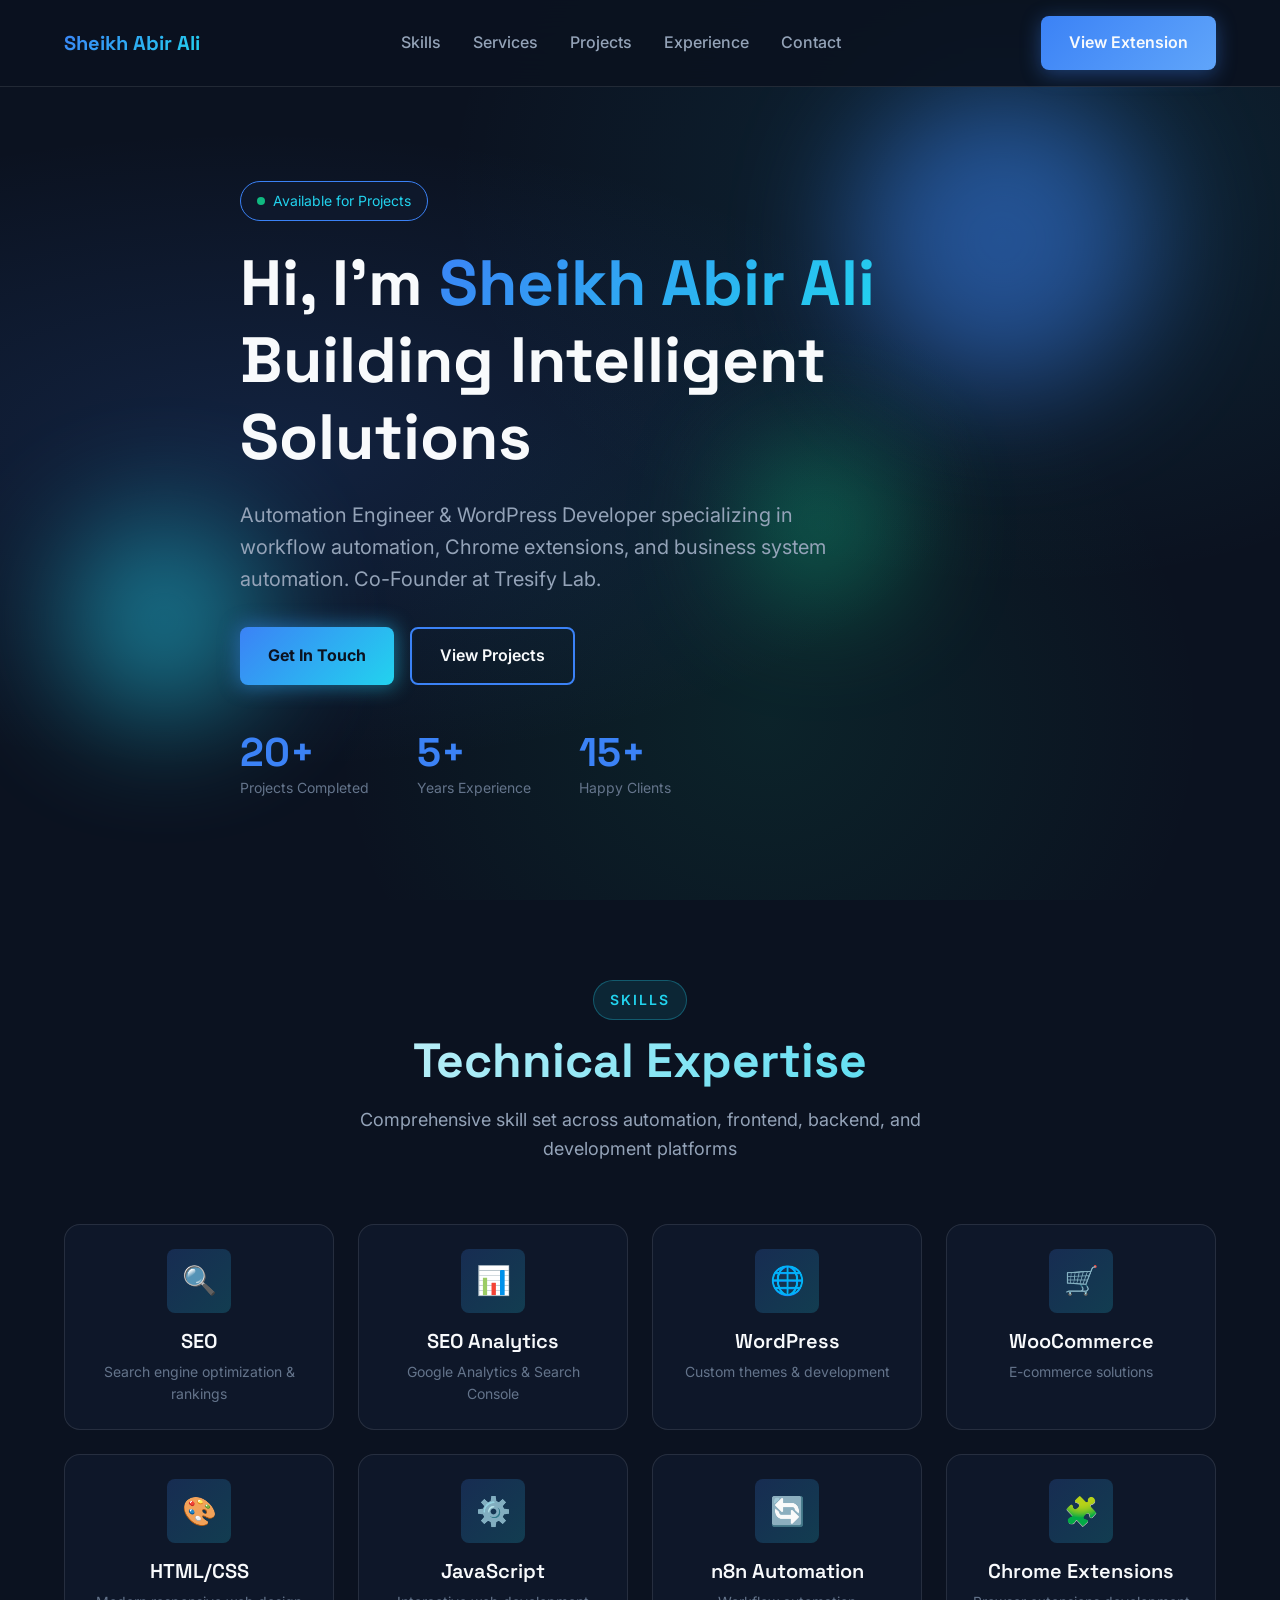
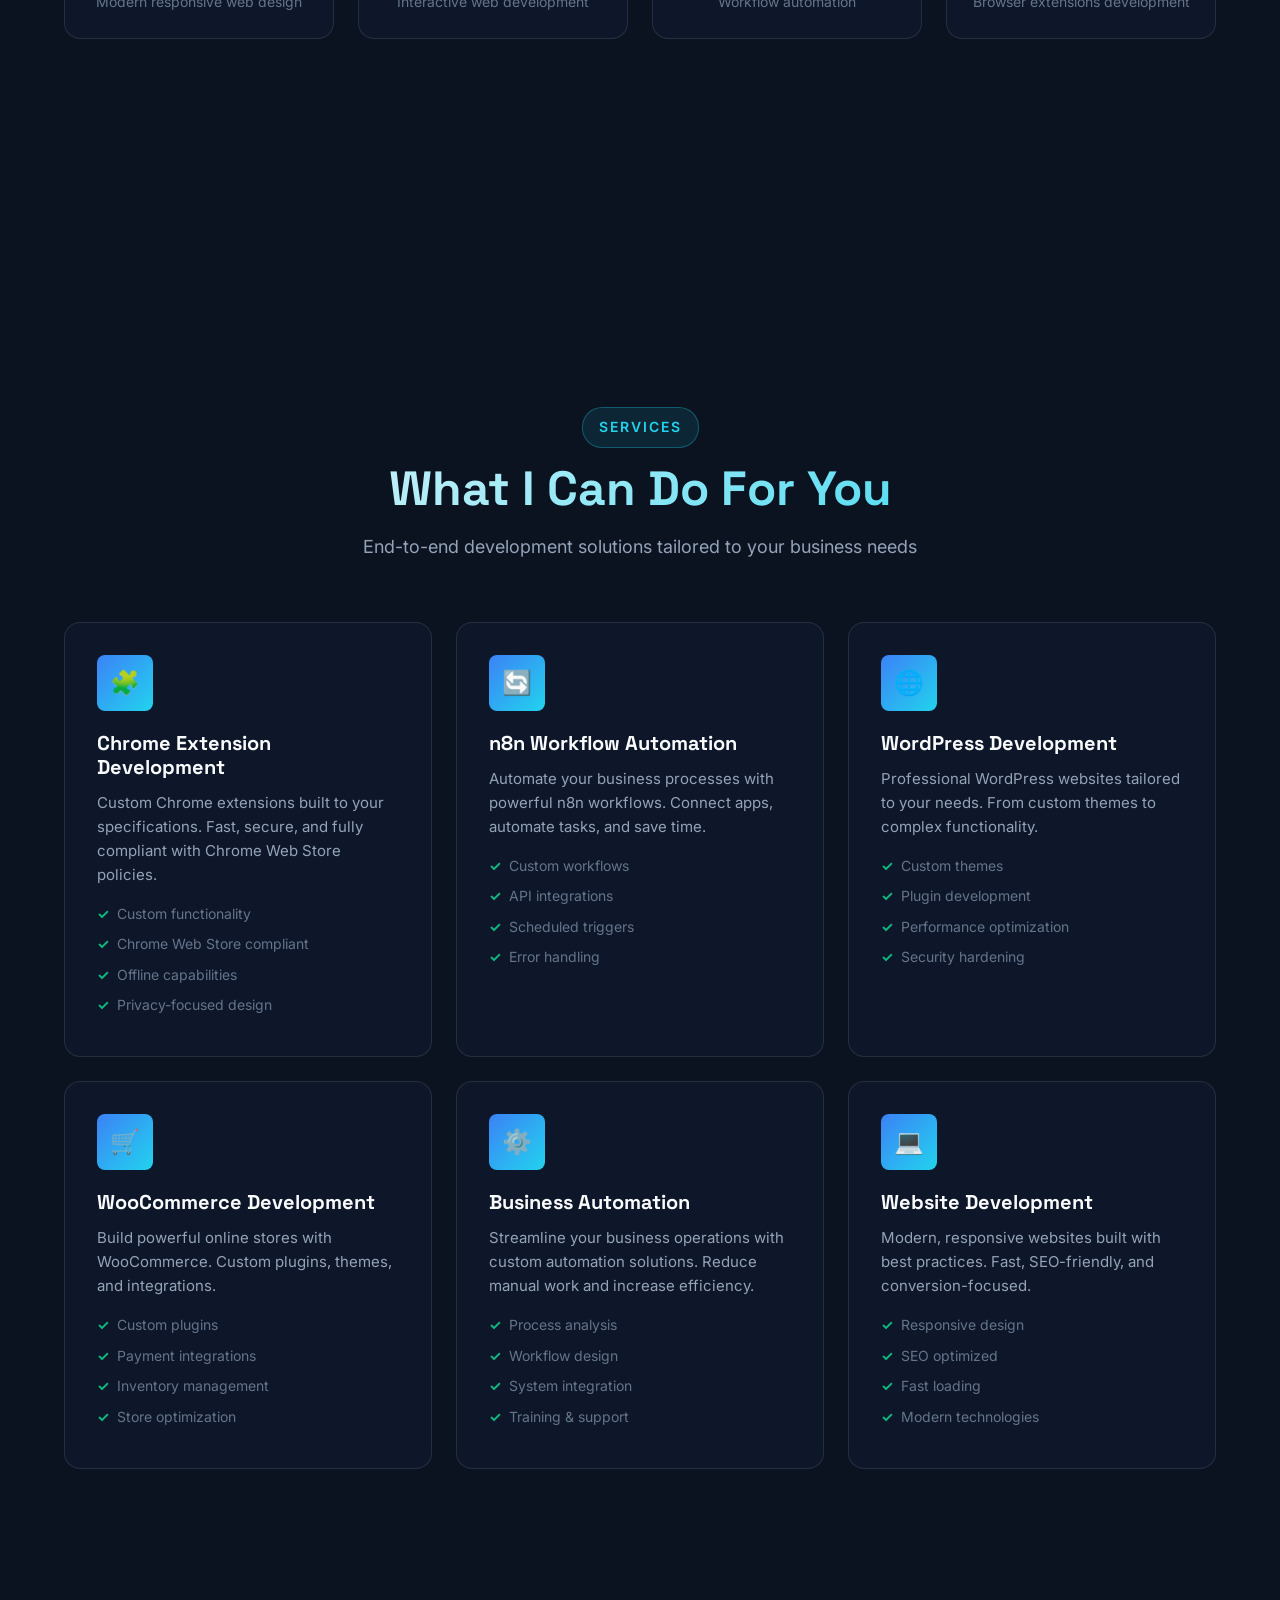
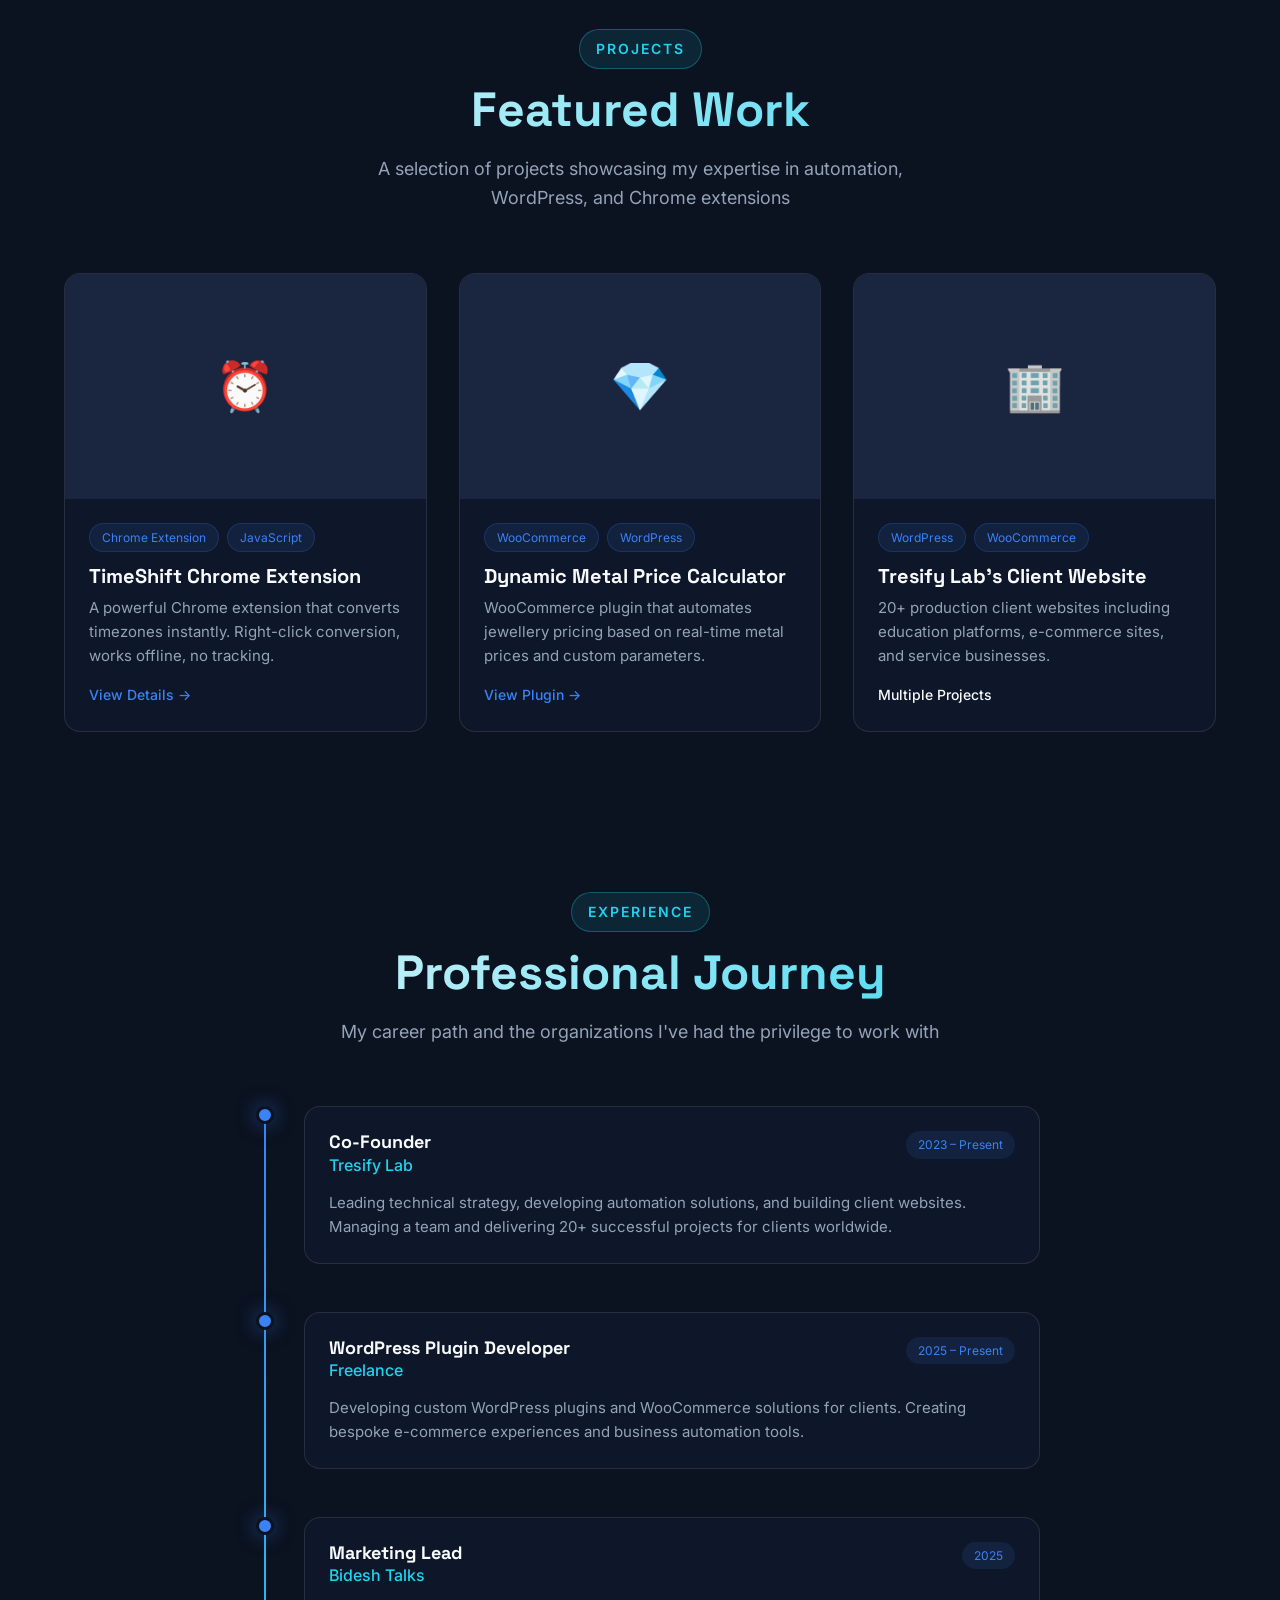
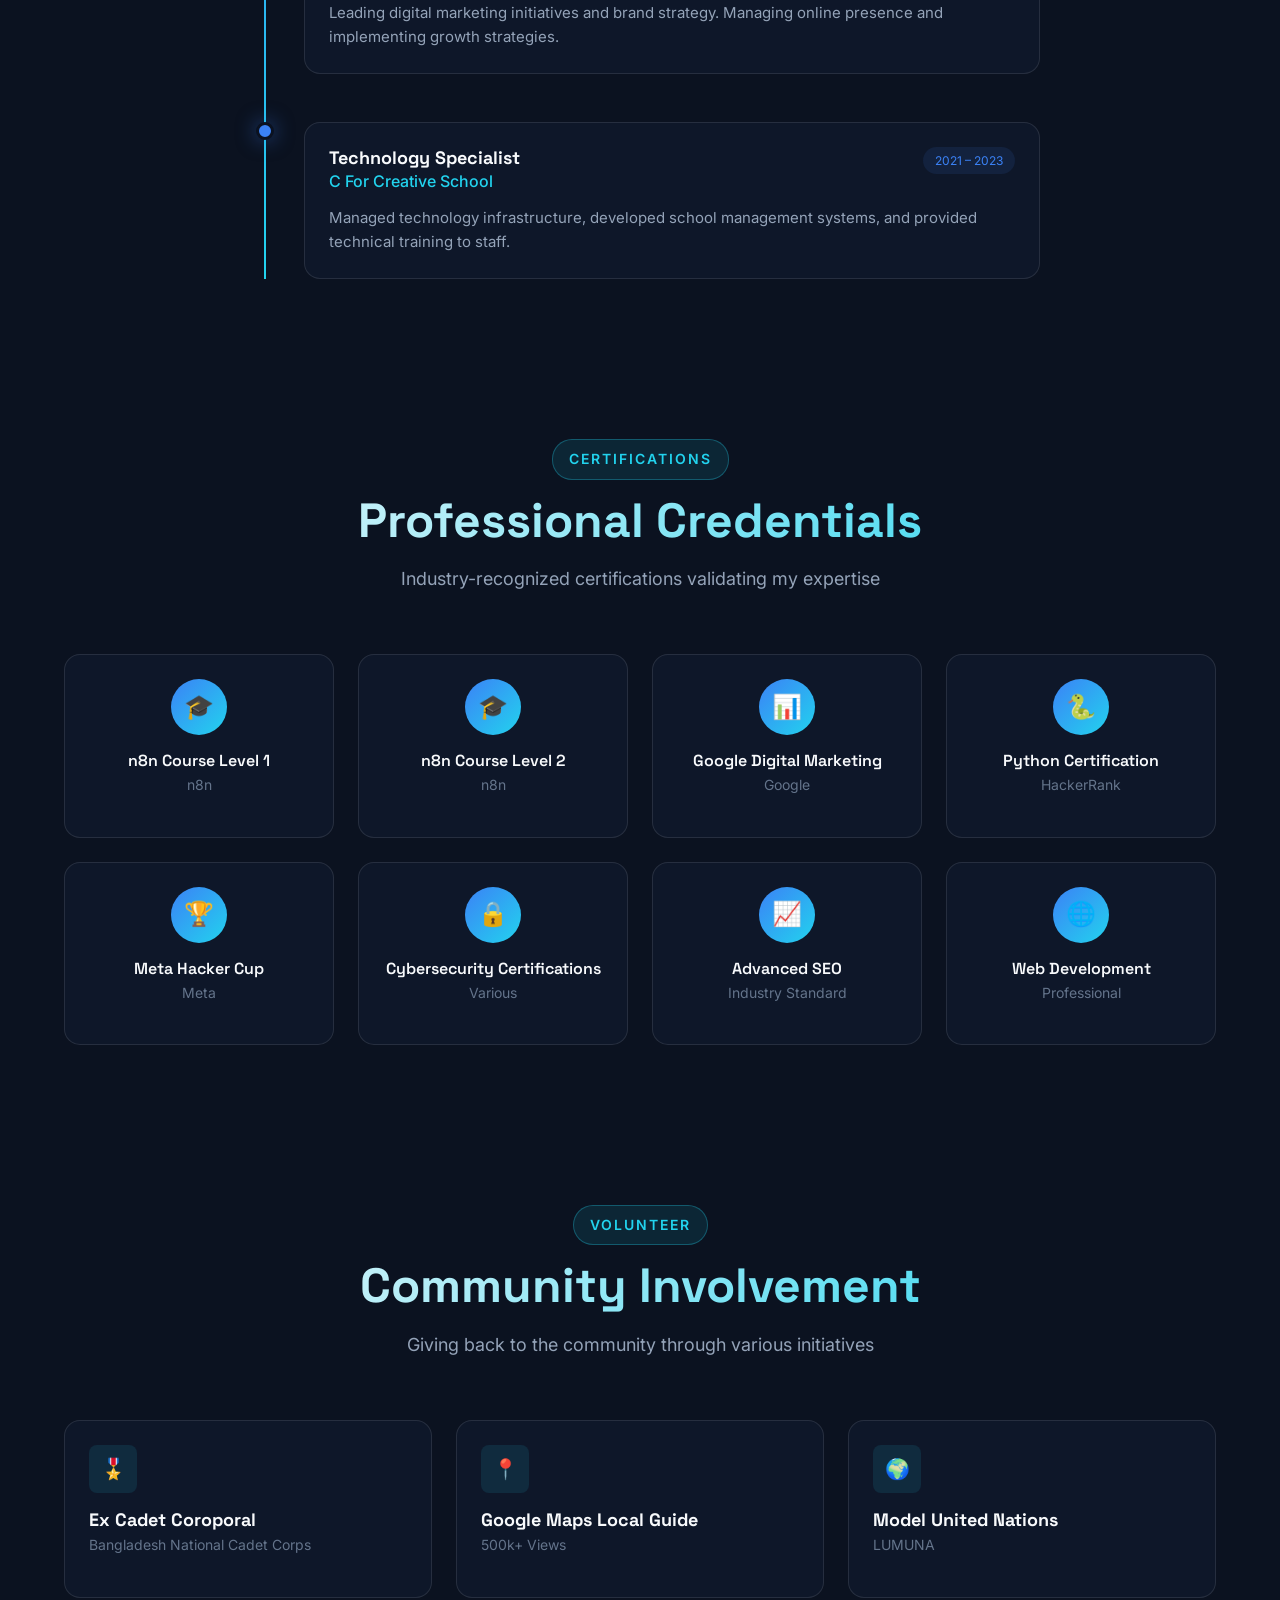
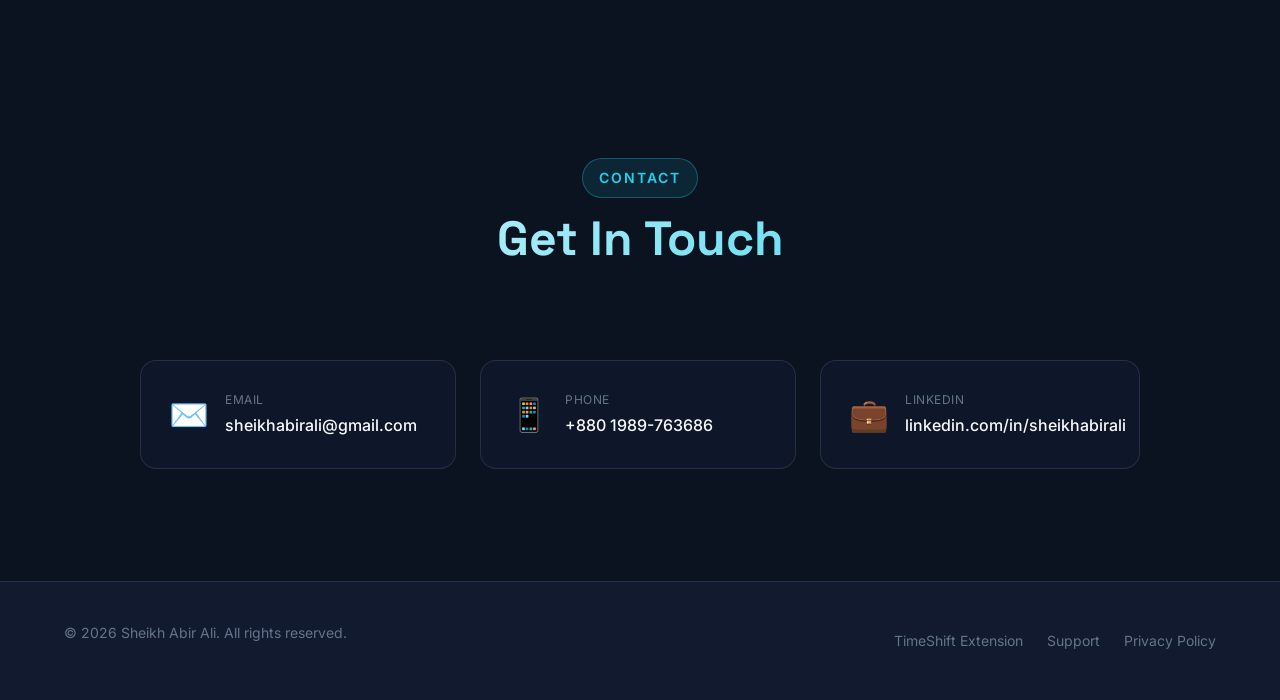
<file: index.html>
<!DOCTYPE html>
<html lang="en">
<head>

    <!-- Google Tag Manager -->
  <script>(function(w,d,s,l,i){w[l]=w[l]||[];w[l].push({'gtm.start':
  new Date().getTime(),event:'gtm.js'});var f=d.getElementsByTagName(s)[0],
  j=d.createElement(s),dl=l!='dataLayer'?'&l='+l:'';j.async=true;j.src=
  'https://www.googletagmanager.com/gtm.js?id='+i+dl;f.parentNode.insertBefore(j,f);
  })(window,document,'script','dataLayer','GTM-588J6QWF');</script>
  <!-- End Google Tag Manager -->

  <meta name="google-site-verification" content="K8pKZCy5yJn9xnYDlPvxyN_keHu-Sg7ll1L3FIS9zf0" />


  <meta charset="UTF-8">
  <meta name="viewport" content="width=device-width, initial-scale=1.0">
  <meta name="description" content="Sheikh Abir Ali - Automation Engineer | WordPress Developer | Chrome Extension Developer | Certified n8n Workflow Developer | Co-Founder at Tresify Lab">
  <meta name="author" content="Sheikh Abir Ali">
  <meta name="keywords" content="automation engineer, wordpress developer, chrome extension developer, n8n, workflow automation, website development, woocommerce, business automation">
  
  <!-- Open Graph -->
  <meta property="og:title" content="Sheikh Abir Ali - Automation Engineer & Developer">
  <meta property="og:description" content="Automation Engineer | WordPress Developer | Chrome Extension Developer | Certified n8n Workflow Developer">
  <meta property="og:type" content="website">
  <meta property="og:url" content="https://sheikhabirali.me">
  <meta property="og:image" content="https://sheikhabirali.me/assets/og-image.jpg">
  
  <!-- Twitter Card -->
  <meta name="twitter:card" content="summary_large_image">
  <meta name="twitter:title" content="Sheikh Abir Ali - Automation Engineer & Developer">
  <meta name="twitter:description" content="Automation Engineer | WordPress Developer | Chrome Extension Developer">
  
  <!-- Favicon -->
  <link rel="icon" type="image/svg+xml" href="data:image/svg+xml,<svg xmlns='http://www.w3.org/2000/svg' viewBox='0 0 100 100'><text y='.9em' font-size='90'>⚡</text></svg>">
  
  <!-- Fonts -->
  <link rel="preconnect" href="https://fonts.googleapis.com">
  <link rel="preconnect" href="https://fonts.gstatic.com" crossorigin>
  <link href="https://fonts.googleapis.com/css2?family=Inter:wght@400;500;600;700&family=Space+Grotesk:wght@500;600;700&display=swap" rel="stylesheet">
  
  <!-- Stylesheets -->
  <link rel="stylesheet" href="css/style.css">
  <link rel="stylesheet" href="css/animations.css">
  
  <title>Sheikh Abir Ali | Automation Engineer & Developer</title>
  
  <!-- Structured Data -->
  <script type="application/ld+json">
  {
    "@context": "https://schema.org",
    "@type": "Person",
    "name": "Sheikh Abir Ali",
    "jobTitle": "Automation Engineer, WordPress Developer & Chrome Extension Developer",
    "email": "sheikhabirali@gmail.com",
    "url": "https://sheikhabirali.me",
    "sameAs": [
      "https://linkedin.com/in/sheikhabirali"
    ],
    "worksFor": {
      "@type": "Organization",
      "name": "Tresify Lab"
    }
  }
  </script>
</head>
<body>

  <!-- Google Tag Manager (noscript) -->
  <noscript><iframe src="https://www.googletagmanager.com/ns.html?id=GTM-588J6QWF"
  height="0" width="0" style="display:none;visibility:hidden"></iframe></noscript>
  <!-- End Google Tag Manager (noscript) -->

  <!-- Navigation -->
  <nav class="navbar">
    <div class="container">
      <a href="index.html" class="nav-logo">
        <span>Sheikh Abir Ali</span>
      </a>
      <ul class="nav-links">
        <li><a href="#skills">Skills</a></li>
        <li><a href="#services">Services</a></li>
        <li><a href="#projects">Projects</a></li>
        <li><a href="#experience">Experience</a></li>
        <li><a href="#contact">Contact</a></li>
      </ul>
      <div class="nav-cta">
        <a href="timeshift.html" class="btn btn-primary">View Extension</a>
      </div>
      <button class="mobile-menu-btn" aria-label="Open menu">☰</button>
    </div>
  </nav>

  <!-- Mobile Menu -->
  <div class="mobile-menu">
    <button class="mobile-menu-close" aria-label="Close menu">✕</button>
    <ul class="mobile-nav-links">
      <li><a href="#skills">Skills</a></li>
      <li><a href="#services">Services</a></li>
      <li><a href="#projects">Projects</a></li>
      <li><a href="#experience">Experience</a></li>
      <li><a href="#contact">Contact</a></li>
      <li><a href="timeshift.html">TimeShift Extension</a></li>
    </ul>
  </div>

  <!-- Hero Section -->
  <section class="hero">
    <div class="floating-shapes">
      <div class="shape shape-1"></div>
      <div class="shape shape-2"></div>
      <div class="shape shape-3"></div>
    </div>
    <div class="container">
      <div class="hero-content">
        <div class="hero-badge animate-fade-in-up">
          <span class="dot"></span>
          Available for Projects
        </div>
        <h1 class="hero-title">
          Hi, I'm <span class="highlight">Sheikh Abir Ali</span><br>
          Building Intelligent Solutions
        </h1>
        <p class="hero-subtitle">
          Automation Engineer & WordPress Developer specializing in workflow automation, 
          Chrome extensions, and business system automation. Co-Founder at Tresify Lab.
        </p>
        <div class="hero-buttons">
          <a href="#contact" class="btn btn-glow">Get In Touch</a>
          <a href="#projects" class="btn btn-secondary">View Projects</a>
        </div>
        <div class="hero-stats">
          <div class="hero-stat">
            <div class="hero-stat-number" data-count="20">0</div>
            <div class="hero-stat-label">Projects Completed</div>
          </div>
          <div class="hero-stat">
            <div class="hero-stat-number" data-count="5">0</div>
            <div class="hero-stat-label">Years Experience</div>
          </div>
          <div class="hero-stat">
            <div class="hero-stat-number" data-count="15">0</div>
            <div class="hero-stat-label">Happy Clients</div>
          </div>
        </div>
      </div>
    </div>
  </section>

  <!-- Skills Section -->
  <section id="skills" class="section">
    <div class="container">
      <div class="section-header reveal">
        <span class="section-label">Skills</span>
        <h2 class="section-title">Technical Expertise</h2>
        <p class="section-description">
          Comprehensive skill set across automation, frontend, backend, and development platforms
        </p>
      </div>
      <div class="skills-container stagger-children">
        <!-- SEO & Digital Marketing -->
        <div class="skill-card">
          <div class="skill-icon">🔍</div>
          <h4 class="skill-name">SEO</h4>
          <p class="skill-description">Search engine optimization & rankings</p>
        </div>
        <div class="skill-card">
          <div class="skill-icon">📊</div>
          <h4 class="skill-name">SEO Analytics</h4>
          <p class="skill-description">Google Analytics & Search Console</p>
        </div>
        <!-- WordPress & Development -->
        <div class="skill-card">
          <div class="skill-icon">🌐</div>
          <h4 class="skill-name">WordPress</h4>
          <p class="skill-description">Custom themes & development</p>
        </div>
        <div class="skill-card">
          <div class="skill-icon">🛒</div>
          <h4 class="skill-name">WooCommerce</h4>
          <p class="skill-description">E-commerce solutions</p>
        </div>
        <div class="skill-card">
          <div class="skill-icon">🎨</div>
          <h4 class="skill-name">HTML/CSS</h4>
          <p class="skill-description">Modern responsive web design</p>
        </div>
        <div class="skill-card">
          <div class="skill-icon">⚙️</div>
          <h4 class="skill-name">JavaScript</h4>
          <p class="skill-description">Interactive web development</p>
        </div>
        <!-- Automation -->
        <div class="skill-card">
          <div class="skill-icon">🔄</div>
          <h4 class="skill-name">n8n Automation</h4>
          <p class="skill-description">Workflow automation</p>
        </div>
        <div class="skill-card">
          <div class="skill-icon">🧩</div>
          <h4 class="skill-name">Chrome Extensions</h4>
          <p class="skill-description">Browser extensions development</p>
        </div>
        <!-- Tools -->
        <div class="skill-card">
          <div class="skill-icon">📦</div>
          <h4 class="skill-name">Git</h4>
          <p class="skill-description">Version control</p>
        </div>
        <div class="skill-card">
          <div class="skill-icon">🚀</div>
          <h4 class="skill-name">Deployment</h4>
          <p class="skill-description">Hosting & CI/CD</p>
        </div>
    </div>
  </section>

  <!-- Services Section -->
  <section id="services" class="section">
    <div class="container">
      <div class="section-header reveal">
        <span class="section-label">Services</span>
        <h2 class="section-title">What I Can Do For You</h2>
        <p class="section-description">
          End-to-end development solutions tailored to your business needs
        </p>
      </div>
      <div class="services-grid">
        <div class="service-card">
          <div class="service-icon">🧩</div>
          <h3 class="service-title">Chrome Extension Development</h3>
          <p class="service-description">
            Custom Chrome extensions built to your specifications. Fast, secure, and fully compliant with Chrome Web Store policies.
          </p>
          <ul class="service-features">
            <li>Custom functionality</li>
            <li>Chrome Web Store compliant</li>
            <li>Offline capabilities</li>
            <li>Privacy-focused design</li>
          </ul>
        </div>
        <div class="service-card">
          <div class="service-icon">🔄</div>
          <h3 class="service-title">n8n Workflow Automation</h3>
          <p class="service-description">
            Automate your business processes with powerful n8n workflows. Connect apps, automate tasks, and save time.
          </p>
          <ul class="service-features">
            <li>Custom workflows</li>
            <li>API integrations</li>
            <li>Scheduled triggers</li>
            <li>Error handling</li>
          </ul>
        </div>
        <div class="service-card">
          <div class="service-icon">🌐</div>
          <h3 class="service-title">WordPress Development</h3>
          <p class="service-description">
            Professional WordPress websites tailored to your needs. From custom themes to complex functionality.
          </p>
          <ul class="service-features">
            <li>Custom themes</li>
            <li>Plugin development</li>
            <li>Performance optimization</li>
            <li>Security hardening</li>
          </ul>
        </div>
        <div class="service-card">
          <div class="service-icon">🛒</div>
          <h3 class="service-title">WooCommerce Development</h3>
          <p class="service-description">
            Build powerful online stores with WooCommerce. Custom plugins, themes, and integrations.
          </p>
          <ul class="service-features">
            <li>Custom plugins</li>
            <li>Payment integrations</li>
            <li>Inventory management</li>
            <li>Store optimization</li>
          </ul>
        </div>
        <div class="service-card">
          <div class="service-icon">⚙️</div>
          <h3 class="service-title">Business Automation</h3>
          <p class="service-description">
            Streamline your business operations with custom automation solutions. Reduce manual work and increase efficiency.
          </p>
          <ul class="service-features">
            <li>Process analysis</li>
            <li>Workflow design</li>
            <li>System integration</li>
            <li>Training & support</li>
          </ul>
        </div>
        <div class="service-card">
          <div class="service-icon">💻</div>
          <h3 class="service-title">Website Development</h3>
          <p class="service-description">
            Modern, responsive websites built with best practices. Fast, SEO-friendly, and conversion-focused.
          </p>
          <ul class="service-features">
            <li>Responsive design</li>
            <li>SEO optimized</li>
            <li>Fast loading</li>
            <li>Modern technologies</li>
          </ul>
        </div>
      </div>
    </div>
  </section>

  <!-- Projects Section -->
  <section id="projects" class="section">
    <div class="container">
      <div class="section-header reveal">
        <span class="section-label">Projects</span>
        <h2 class="section-title">Featured Work</h2>
        <p class="section-description">
          A selection of projects showcasing my expertise in automation, WordPress, and Chrome extensions
        </p>
      </div>
      <div class="projects-grid">
        <div class="project-card">
          <div class="project-image">
            <div class="project-image-icon">⏰</div>
          </div>
          <div class="project-content">
            <div class="project-tags">
              <span class="project-tag">Chrome Extension</span>
              <span class="project-tag">JavaScript</span>
            </div>
            <h3 class="project-title">TimeShift Chrome Extension</h3>
            <p class="project-description">
              A powerful Chrome extension that converts timezones instantly. Right-click conversion, works offline, no tracking.
            </p>
            <div class="project-links">
              <a href="timeshift.html" class="project-link">View Details →</a>
            </div>
          </div>
        </div>
        <div class="project-card">
          <div class="project-image">
            <div class="project-image-icon">💎</div>
          </div>
          <div class="project-content">
            <div class="project-tags">
              <span class="project-tag">WooCommerce</span>
              <span class="project-tag">WordPress</span>
            </div>
            <h3 class="project-title">Dynamic Metal Price Calculator</h3>
            <p class="project-description">
              WooCommerce plugin that automates jewellery pricing based on real-time metal prices and custom parameters.
            </p>
            <div class="project-links">
              <a href="https://wordpress.org/plugins/dynamic-metal-price-calculator/" target="_blank" rel="noopener" class="project-link">View Plugin →</a>
            </div>
          </div>
        </div>
        <div class="project-card">
          <div class="project-image">
            <div class="project-image-icon">🏢</div>
          </div>
          <div class="project-content">
            <div class="project-tags">
              <span class="project-tag">WordPress</span>
              <span class="project-tag">WooCommerce</span>
            </div>
            <h3 class="project-title">Tresify Lab's Client Website</h3>
            <p class="project-description">
              20+ production client websites including education platforms, e-commerce sites, and service businesses.
            </p>
            <div class="project-links">
              <span class="project-link">Multiple Projects</span>
            </div>
          </div>
        </div>
      </div>
    </div>
  </section>

  <!-- Experience Section -->
  <section id="experience" class="section">
    <div class="container">
      <div class="section-header reveal">
        <span class="section-label">Experience</span>
        <h2 class="section-title">Professional Journey</h2>
        <p class="section-description">
          My career path and the organizations I've had the privilege to work with
        </p>
      </div>
      <div class="timeline">
        <div class="timeline-item reveal">
          <div class="timeline-dot"></div>
          <div class="timeline-content">
            <div class="timeline-header">
              <div>
                <h3 class="timeline-title">Co-Founder</h3>
                <span class="timeline-company">Tresify Lab</span>
              </div>
              <span class="timeline-date">2023 – Present</span>
            </div>
            <p class="timeline-description">
              Leading technical strategy, developing automation solutions, and building client websites. 
              Managing a team and delivering 20+ successful projects for clients worldwide.
            </p>
          </div>
        </div>
        <div class="timeline-item reveal">
          <div class="timeline-dot"></div>
          <div class="timeline-content">
            <div class="timeline-header">
              <div>
                <h3 class="timeline-title">WordPress Plugin Developer</h3>
                <span class="timeline-company">Freelance</span>
              </div>
              <span class="timeline-date">2025 – Present</span>
            </div>
            <p class="timeline-description">
              Developing custom WordPress plugins and WooCommerce solutions for clients. 
              Creating bespoke e-commerce experiences and business automation tools.
            </p>
          </div>
        </div>
        <div class="timeline-item reveal">
          <div class="timeline-dot"></div>
          <div class="timeline-content">
            <div class="timeline-header">
              <div>
                <h3 class="timeline-title">Marketing Lead</h3>
                <span class="timeline-company">Bidesh Talks</span>
              </div>
              <span class="timeline-date">2025</span>
            </div>
            <p class="timeline-description">
              Leading digital marketing initiatives and brand strategy. Managing online presence 
              and implementing growth strategies.
            </p>
          </div>
        </div>
        <div class="timeline-item reveal">
          <div class="timeline-dot"></div>
          <div class="timeline-content">
            <div class="timeline-header">
              <div>
                <h3 class="timeline-title">Technology Specialist</h3>
                <span class="timeline-company">C For Creative School</span>
              </div>
              <span class="timeline-date">2021 – 2023</span>
            </div>
            <p class="timeline-description">
              Managed technology infrastructure, developed school management systems, 
              and provided technical training to staff.
            </p>
          </div>
        </div>
      </div>
    </div>
  </section>

  <!-- Certifications Section -->
  <section id="certifications" class="section">
    <div class="container">
      <div class="section-header reveal">
        <span class="section-label">Certifications</span>
        <h2 class="section-title">Professional Credentials</h2>
        <p class="section-description">
          Industry-recognized certifications validating my expertise
        </p>
      </div>
      <div class="certifications-grid">
        <div class="certification-card">
          <div class="certification-icon">🎓</div>
          <h4 class="certification-name">n8n Course Level 1</h4>
          <p class="certification-issuer">n8n</p>
        </div>
        <div class="certification-card">
          <div class="certification-icon">🎓</div>
          <h4 class="certification-name">n8n Course Level 2</h4>
          <p class="certification-issuer">n8n</p>
        </div>
        <div class="certification-card">
          <div class="certification-icon">📊</div>
          <h4 class="certification-name">Google Digital Marketing</h4>
          <p class="certification-issuer">Google</p>
        </div>
        <div class="certification-card">
          <div class="certification-icon">🐍</div>
          <h4 class="certification-name">Python Certification</h4>
          <p class="certification-issuer">HackerRank</p>
        </div>
        <div class="certification-card">
          <div class="certification-icon">🏆</div>
          <h4 class="certification-name">Meta Hacker Cup</h4>
          <p class="certification-issuer">Meta</p>
        </div>
        <div class="certification-card">
          <div class="certification-icon">🔒</div>
          <h4 class="certification-name">Cybersecurity Certifications</h4>
          <p class="certification-issuer">Various</p>
        </div>
        <div class="certification-card">
          <div class="certification-icon">📈</div>
          <h4 class="certification-name">Advanced SEO</h4>
          <p class="certification-issuer">Industry Standard</p>
        </div>
        <div class="certification-card">
          <div class="certification-icon">🌐</div>
          <h4 class="certification-name">Web Development</h4>
          <p class="certification-issuer">Professional</p>
        </div>
      </div>
    </div>
  </section>

  <!-- Volunteer Section -->
  <section id="volunteer" class="section">
    <div class="container">
      <div class="section-header reveal">
        <span class="section-label">Volunteer</span>
        <h2 class="section-title">Community Involvement</h2>
        <p class="section-description">
          Giving back to the community through various initiatives
        </p>
      </div>
      <div class="volunteer-grid">
        <div class="volunteer-card">
          <div class="volunteer-icon">🎖️</div>
          <h3 class="volunteer-title">Ex Cadet Coroporal</h3>
          <p class="volunteer-organization">Bangladesh National Cadet Corps</p>
        </div>
        <div class="volunteer-card">
          <div class="volunteer-icon">📍</div>
          <h3 class="volunteer-title">Google Maps Local Guide</h3>
          <p class="volunteer-organization">500k+ Views</p>
        </div>
        <div class="volunteer-card">
          <div class="volunteer-icon">🌍</div>
          <h3 class="volunteer-title">Model United Nations</h3>
          <p class="volunteer-organization">LUMUNA</p>
        </div>
      </div>
    </div>
  </section>

  <!-- Contact Section -->
  <section id="contact" class="section">
    <div class="container">
      <div class="section-header reveal">
        <span class="section-label">Contact</span>
        <h2 class="section-title">Get In Touch</h2>
      </div>
      <div class="contact-box">
        <a href="mailto:sheikhabirali@gmail.com" class="contact-box-item">
          <span class="contact-box-icon">✉️</span>
          <div class="contact-box-content">
            <span class="contact-box-label">Email</span>
            <span class="contact-box-value">sheikhabirali@gmail.com</span>
          </div>
        </a>
        <a href="tel:+8801989763686" class="contact-box-item">
          <span class="contact-box-icon">📱</span>
          <div class="contact-box-content">
            <span class="contact-box-label">Phone</span>
            <span class="contact-box-value">+880 1989-763686</span>
          </div>
        </a>
        <a href="https://linkedin.com/in/sheikhabirali" target="_blank" rel="noopener" class="contact-box-item">
          <span class="contact-box-icon">💼</span>
          <div class="contact-box-content">
            <span class="contact-box-label">LinkedIn</span>
            <span class="contact-box-value">linkedin.com/in/sheikhabirali</span>
          </div>
        </a>
      </div>
    </div>
  </section>

  <!-- Footer -->
  <footer class="footer">
    <div class="container">
      <p class="footer-text">
        © 2026 Sheikh Abir Ali. All rights reserved.
      </p>
      <div class="footer-links">
        <a href="timeshift.html">TimeShift Extension</a>
        <a href="timeshift-support.html">Support</a>
        <a href="timeshift-privacy.html">Privacy Policy</a>
      </div>
    </div>
  </footer>

  <!-- Scripts -->
  <script src="js/main.js"></script>
</body>
</html>
</file>
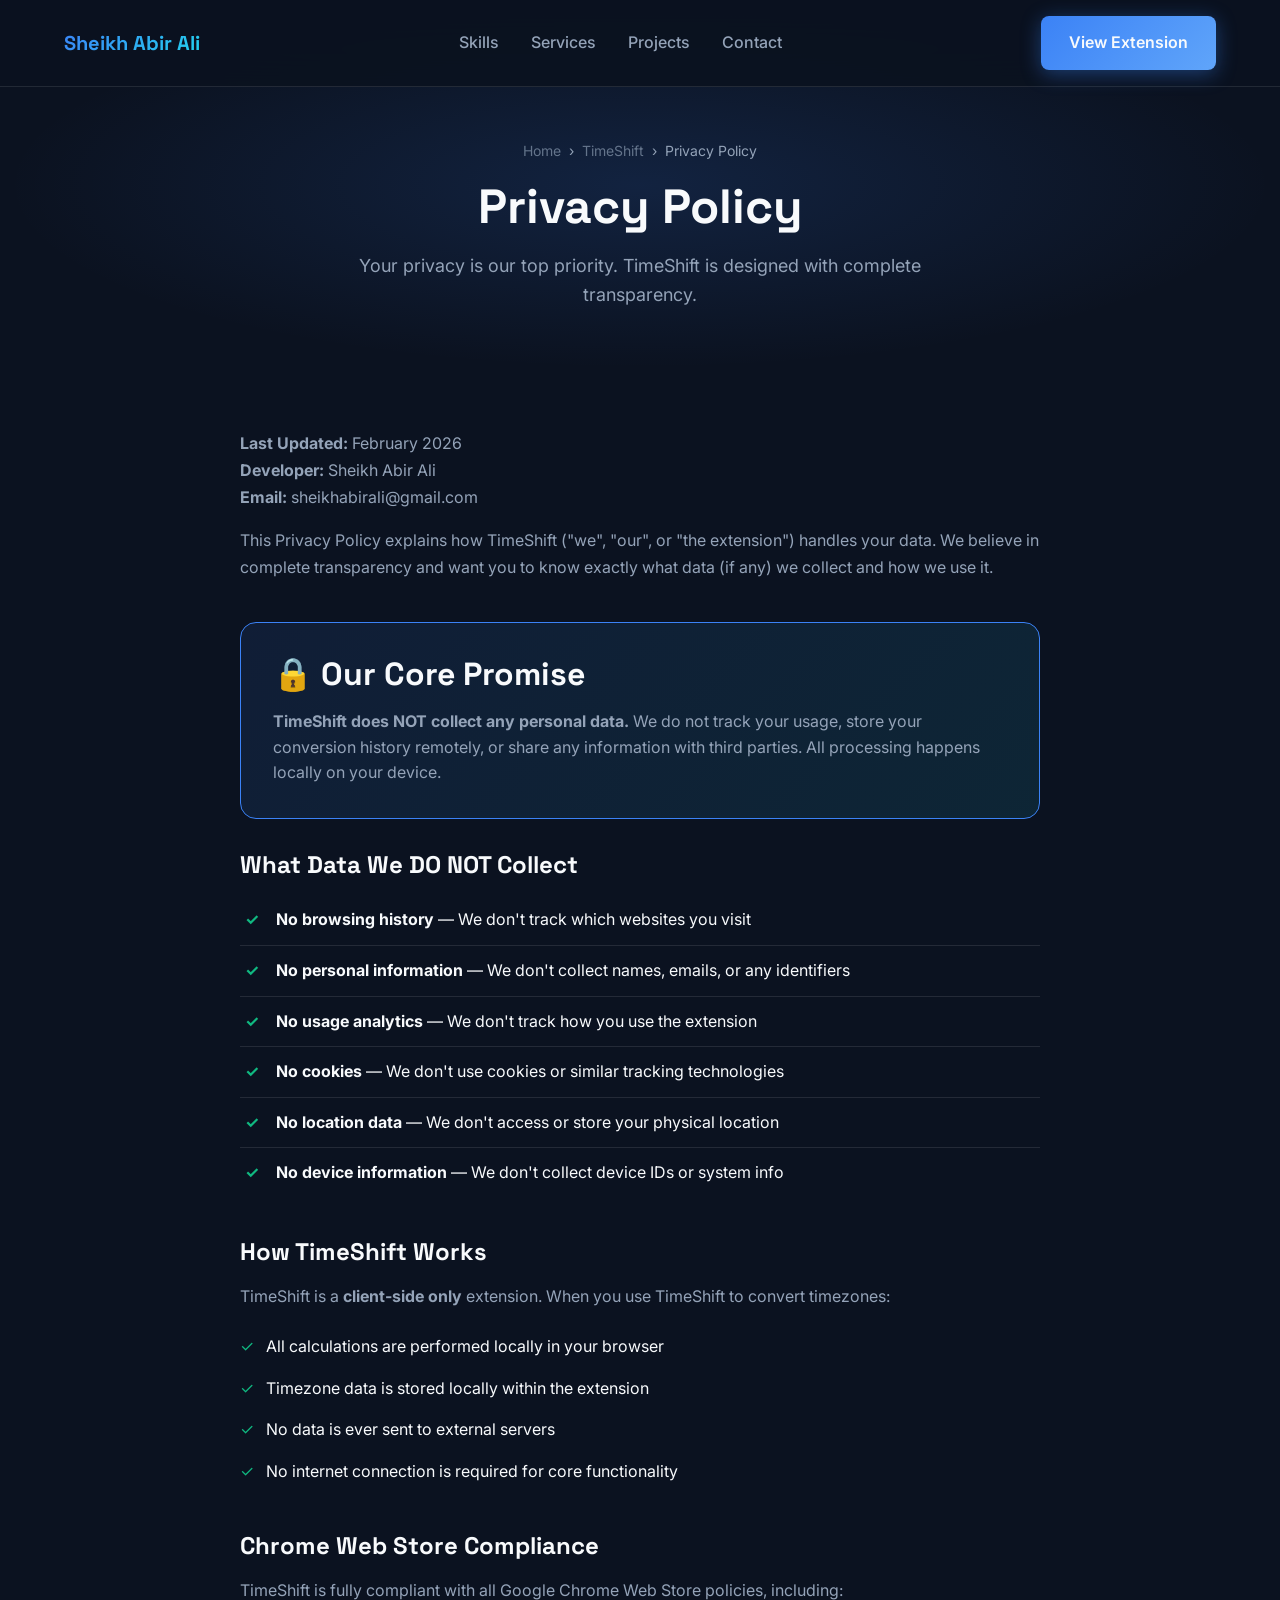
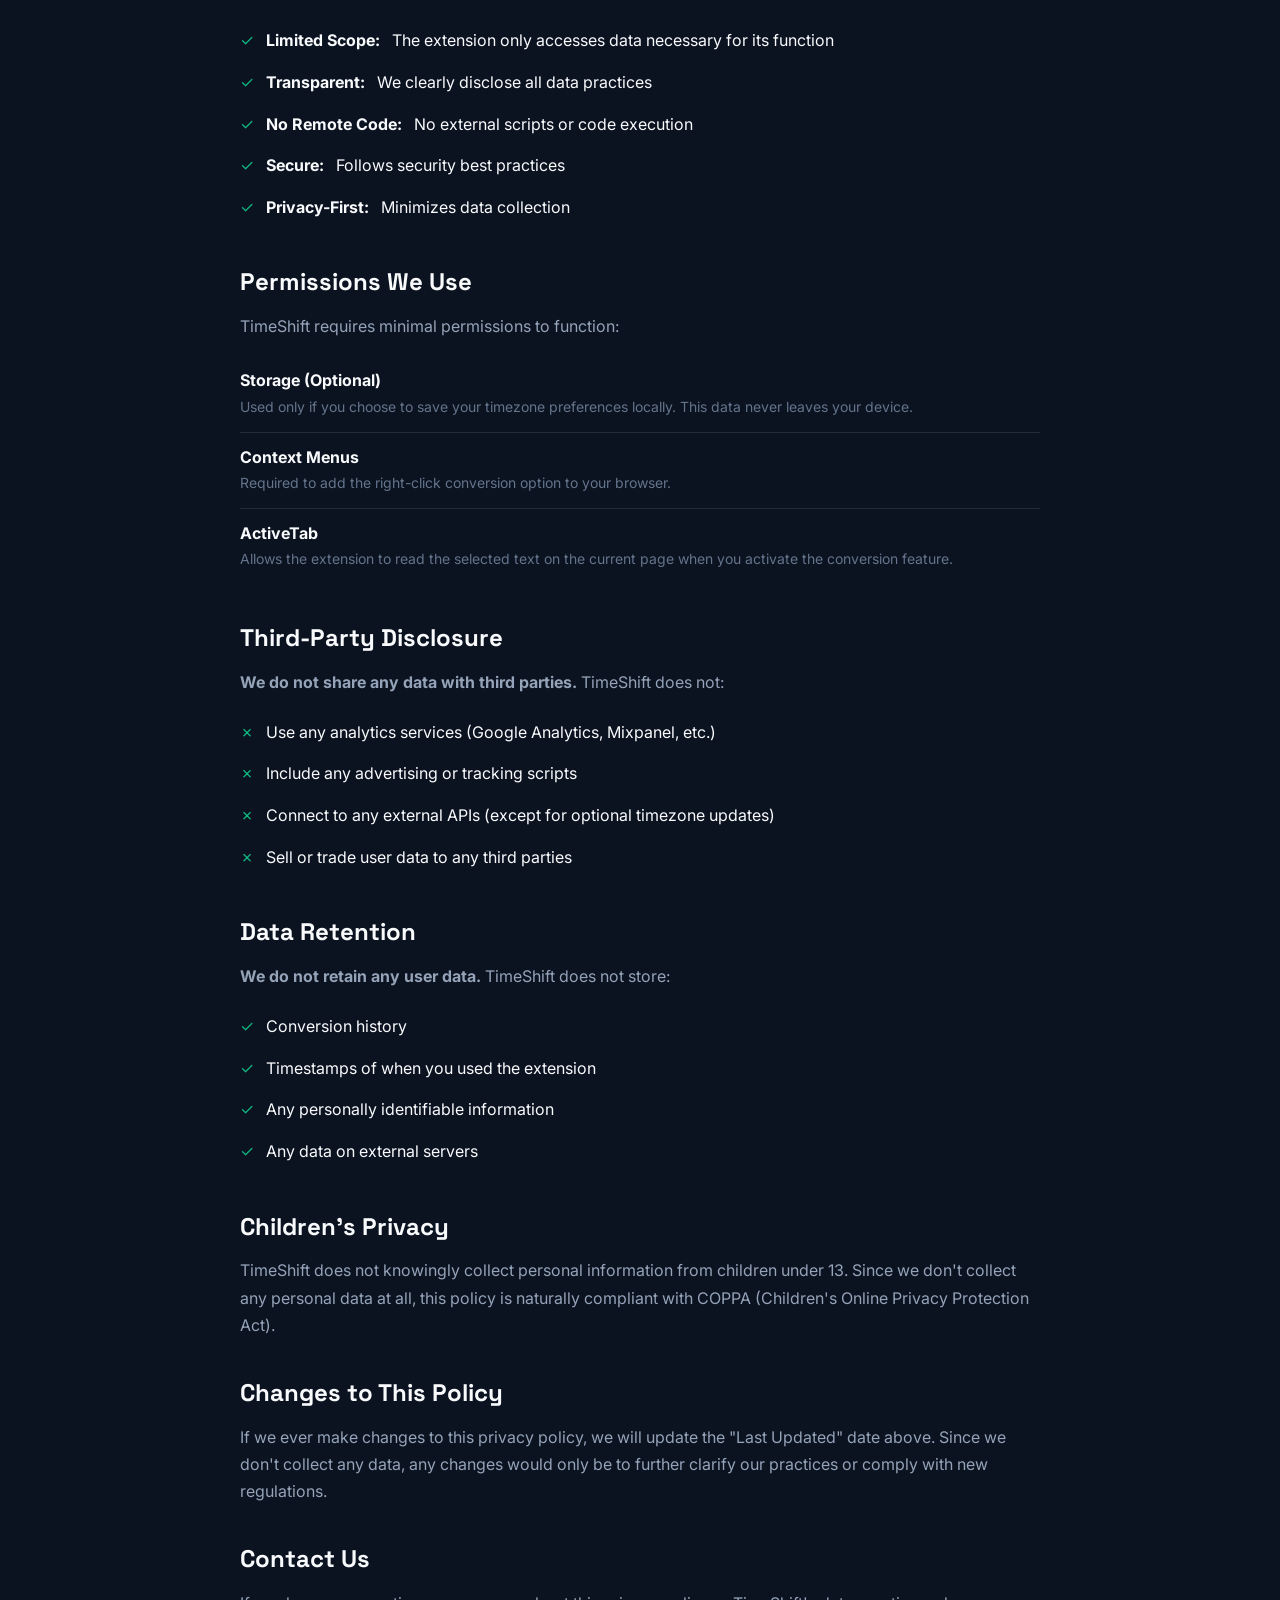
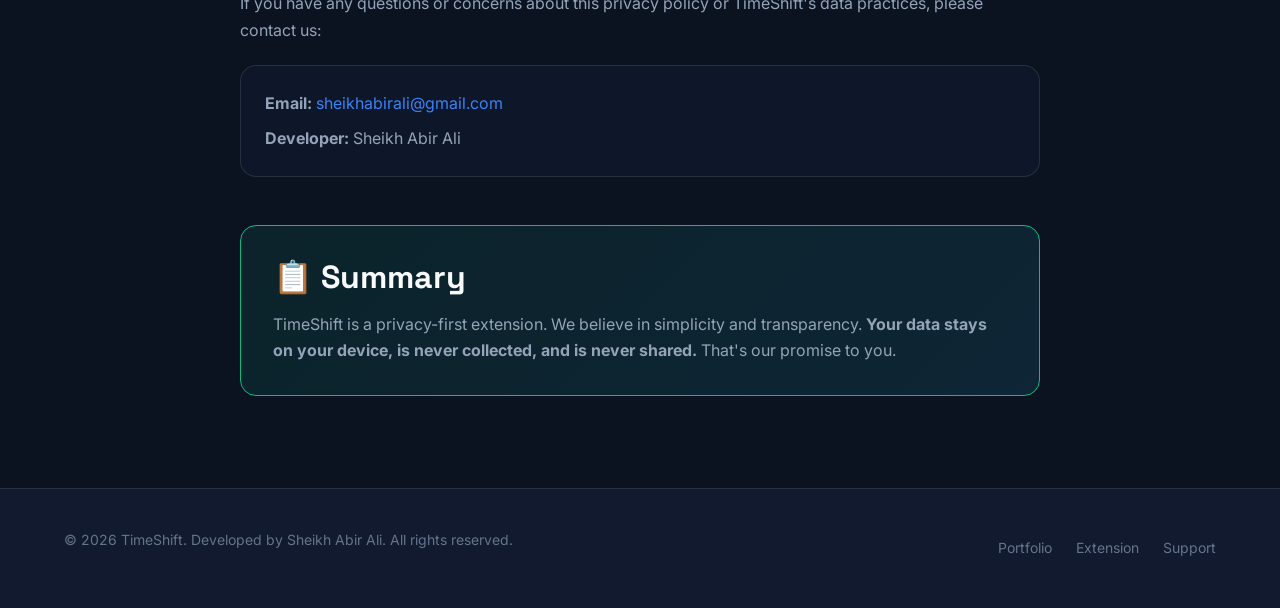
<file: timeshift-privacy.html>
<!DOCTYPE html>
<html lang="en">
<head>
    <!-- Google Tag Manager -->
  <script>(function(w,d,s,l,i){w[l]=w[l]||[];w[l].push({'gtm.start':
  new Date().getTime(),event:'gtm.js'});var f=d.getElementsByTagName(s)[0],
  j=d.createElement(s),dl=l!='dataLayer'?'&l='+l:'';j.async=true;j.src=
  'https://www.googletagmanager.com/gtm.js?id='+i+dl;f.parentNode.insertBefore(j,f);
  })(window,document,'script','dataLayer','GTM-588J6QWF');</script>
  <!-- End Google Tag Manager -->

  <meta charset="UTF-8">
  <meta name="viewport" content="width=device-width, initial-scale=1.0">
  <meta name="description" content="TimeShift Chrome Extension Privacy Policy - We don't collect any data. 100% privacy focused.">
  <meta name="author" content="Sheikh Abir Ali">
  <meta name="keywords" content="timeshift privacy policy, chrome extension privacy, data collection, no tracking">
  
  <!-- Open Graph -->
  <meta property="og:title" content="Privacy Policy | TimeShift Chrome Extension">
  <meta property="og:description" content="TimeShift does not collect any data. Read our full privacy policy.">
  <meta property="og:type" content="website">
  <meta property="og:url" content="https://sheikhabirali.me/timeshift-privacy.html">
  
  <!-- Favicon -->
  <link rel="icon" type="image/svg+xml" href="data:image/svg+xml,<svg xmlns='http://www.w3.org/2000/svg' viewBox='0 0 100 100'><text y='.9em' font-size='90'>⏰</text></svg>">
  
  <!-- Fonts -->
  <link rel="preconnect" href="https://fonts.googleapis.com">
  <link rel="preconnect" href="https://fonts.gstatic.com" crossorigin>
  <link href="https://fonts.googleapis.com/css2?family=Inter:wght@400;500;600;700&family=Space+Grotesk:wght@500;600;700&display=swap" rel="stylesheet">
  
  <!-- Stylesheets -->
  <link rel="stylesheet" href="css/style.css">
  <link rel="stylesheet" href="css/animations.css">
  
  <title>Privacy Policy | TimeShift Chrome Extension</title>
  
  <!-- Structured Data -->
  <script type="application/ld+json">
  {
    "@context": "https://schema.org",
    "@type": "PrivacyPolicy",
    "name": "TimeShift Privacy Policy",
    "url": "https://sheikhabirali.me/timeshift-privacy.html",
    "effectiveDate": "2025-01-01",
    "author": {
      "@type": "Person",
      "name": "Sheikh Abir Ali",
      "email": "sheikhabirali@gmail.com"
    }
  }
  </script>
</head>
<body>

  <!-- Google Tag Manager (noscript) -->
  <noscript><iframe src="https://www.googletagmanager.com/ns.html?id=GTM-588J6QWF"
  height="0" width="0" style="display:none;visibility:hidden"></iframe></noscript>
  <!-- End Google Tag Manager (noscript) -->

  <!-- Navigation -->
  <nav class="navbar">
    <div class="container">
      <a href="index.html" class="nav-logo">
        <span>Sheikh Abir Ali</span>
      </a>
      <ul class="nav-links">
        <li><a href="index.html#skills">Skills</a></li>
        <li><a href="index.html#services">Services</a></li>
        <li><a href="index.html#projects">Projects</a></li>
        <li><a href="index.html#contact">Contact</a></li>
      </ul>
      <div class="nav-cta">
        <a href="timeshift.html" class="btn btn-primary">View Extension</a>
      </div>
      <button class="mobile-menu-btn" aria-label="Open menu">☰</button>
    </div>
  </nav>

  <!-- Mobile Menu -->
  <div class="mobile-menu">
    <button class="mobile-menu-close" aria-label="Close menu">✕</button>
    <ul class="mobile-nav-links">
      <li><a href="index.html">Portfolio</a></li>
      <li><a href="timeshift.html">TimeShift Extension</a></li>
      <li><a href="timeshift-support.html">Support</a></li>
    </ul>
  </div>

  <!-- Page Header -->
  <section class="page-header">
    <div class="container">
      <div class="page-header-content">
        <div class="breadcrumb">
          <a href="index.html">Home</a>
          <span>›</span>
          <a href="timeshift.html">TimeShift</a>
          <span>›</span>
          <span>Privacy Policy</span>
        </div>
        <h1 class="page-title">Privacy Policy</h1>
        <p class="page-description">
          Your privacy is our top priority. TimeShift is designed with complete transparency.
        </p>
      </div>
    </div>
  </section>

  <!-- Privacy Content -->
  <section class="privacy-content">
    <div class="container">
      <div style="max-width: 800px; margin: 0 auto;">
        
        <!-- Introduction -->
        <div class="privacy-section reveal">
          <p>
            <strong>Last Updated:</strong> February 2026<br>
            <strong>Developer:</strong> Sheikh Abir Ali<br>
            <strong>Email:</strong> sheikhabirali@gmail.com
          </p>
          <p>
            This Privacy Policy explains how TimeShift ("we", "our", or "the extension") handles 
            your data. We believe in complete transparency and want you to know exactly what 
            data (if any) we collect and how we use it.
          </p>
        </div>

        <!-- Highlight Box -->
        <div class="privacy-highlight-box reveal">
          <h3>🔒 Our Core Promise</h3>
          <p>
            <strong>TimeShift does NOT collect any personal data.</strong> We do not track your 
            usage, store your conversion history remotely, or share any information with third 
            parties. All processing happens locally on your device.
          </p>
        </div>

        <!-- Data Collection -->
        <div class="privacy-section reveal">
          <h2>What Data We DO NOT Collect</h2>
          <ul class="privacy-list">
            <li>
              <span class="privacy-list-icon">✓</span>
              <span><strong>No browsing history</strong> — We don't track which websites you visit</span>
            </li>
            <li>
              <span class="privacy-list-icon">✓</span>
              <span><strong>No personal information</strong> — We don't collect names, emails, or any identifiers</span>
            </li>
            <li>
              <span class="privacy-list-icon">✓</span>
              <span><strong>No usage analytics</strong> — We don't track how you use the extension</span>
            </li>
            <li>
              <span class="privacy-list-icon">✓</span>
              <span><strong>No cookies</strong> — We don't use cookies or similar tracking technologies</span>
            </li>
            <li>
              <span class="privacy-list-icon">✓</span>
              <span><strong>No location data</strong> — We don't access or store your physical location</span>
            </li>
            <li>
              <span class="privacy-list-icon">✓</span>
              <span><strong>No device information</strong> — We don't collect device IDs or system info</span>
            </li>
          </ul>
        </div>

        <!-- Local Processing -->
        <div class="privacy-section reveal">
          <h2>How TimeShift Works</h2>
          <p>
            TimeShift is a <strong>client-side only</strong> extension. When you use TimeShift to 
            convert timezones:
          </p>
          <ul style="list-style: none; margin-top: 16px;">
            <li style="padding: 8px 0; display: flex; align-items: center; gap: 12px;">
              <span style="color: var(--accent-success);">✓</span>
              All calculations are performed locally in your browser
            </li>
            <li style="padding: 8px 0; display: flex; align-items: center; gap: 12px;">
              <span style="color: var(--accent-success);">✓</span>
              Timezone data is stored locally within the extension
            </li>
            <li style="padding: 8px 0; display: flex; align-items: center; gap: 12px;">
              <span style="color: var(--accent-success);">✓</span>
              No data is ever sent to external servers
            </li>
            <li style="padding: 8px 0; display: flex; align-items: center; gap: 12px;">
              <span style="color: var(--accent-success);">✓</span>
              No internet connection is required for core functionality
            </li>
          </ul>
        </div>

        <!-- Chrome Web Store Compliance -->
        <div class="privacy-section reveal">
          <h2>Chrome Web Store Compliance</h2>
          <p>
            TimeShift is fully compliant with all Google Chrome Web Store policies, including:
          </p>
          <ul style="list-style: none; margin-top: 16px;">
            <li style="padding: 8px 0; display: flex; align-items: center; gap: 12px;">
              <span style="color: var(--accent-success);">✓</span>
              <strong>Limited Scope:</strong> The extension only accesses data necessary for its function
            </li>
            <li style="padding: 8px 0; display: flex; align-items: center; gap: 12px;">
              <span style="color: var(--accent-success);">✓</span>
              <strong>Transparent:</strong> We clearly disclose all data practices
            </li>
            <li style="padding: 8px 0; display: flex; align-items: center; gap: 12px;">
              <span style="color: var(--accent-success);">✓</span>
              <strong>No Remote Code:</strong> No external scripts or code execution
            </li>
            <li style="padding: 8px 0; display: flex; align-items: center; gap: 12px;">
              <span style="color: var(--accent-success);">✓</span>
              <strong>Secure:</strong> Follows security best practices
            </li>
            <li style="padding: 8px 0; display: flex; align-items: center; gap: 12px;">
              <span style="color: var(--accent-success);">✓</span>
              <strong>Privacy-First:</strong> Minimizes data collection
            </li>
          </ul>
        </div>

        <!-- Permissions -->
        <div class="privacy-section reveal">
          <h2>Permissions We Use</h2>
          <p>
            TimeShift requires minimal permissions to function:
          </p>
          <ul style="list-style: none; margin-top: 16px;">
            <li style="padding: 12px 0; border-bottom: 1px solid var(--glass-border);">
              <strong>Storage (Optional)</strong><br>
              <span style="color: var(--text-muted); font-size: 0.875rem;">
                Used only if you choose to save your timezone preferences locally. 
                This data never leaves your device.
              </span>
            </li>
            <li style="padding: 12px 0; border-bottom: 1px solid var(--glass-border);">
              <strong>Context Menus</strong><br>
              <span style="color: var(--text-muted); font-size: 0.875rem;">
                Required to add the right-click conversion option to your browser.
              </span>
            </li>
            <li style="padding: 12px 0;">
              <strong>ActiveTab</strong><br>
              <span style="color: var(--text-muted); font-size: 0.875rem;">
                Allows the extension to read the selected text on the current page 
                when you activate the conversion feature.
              </span>
            </li>
          </ul>
        </div>

        <!-- Third Parties -->
        <div class="privacy-section reveal">
          <h2>Third-Party Disclosure</h2>
          <p>
            <strong>We do not share any data with third parties.</strong> TimeShift does not:
          </p>
          <ul style="list-style: none; margin-top: 16px;">
            <li style="padding: 8px 0; display: flex; align-items: center; gap: 12px;">
              <span style="color: var(--accent-success);">✗</span>
              Use any analytics services (Google Analytics, Mixpanel, etc.)
            </li>
            <li style="padding: 8px 0; display: flex; align-items: center; gap: 12px;">
              <span style="color: var(--accent-success);">✗</span>
              Include any advertising or tracking scripts
            </li>
            <li style="padding: 8px 0; display: flex; align-items: center; gap: 12px;">
              <span style="color: var(--accent-success);">✗</span>
              Connect to any external APIs (except for optional timezone updates)
            </li>
            <li style="padding: 8px 0; display: flex; align-items: center; gap: 12px;">
              <span style="color: var(--accent-success);">✗</span>
              Sell or trade user data to any third parties
            </li>
          </ul>
        </div>

        <!-- Data Retention -->
        <div class="privacy-section reveal">
          <h2>Data Retention</h2>
          <p>
            <strong>We do not retain any user data.</strong> TimeShift does not store:
          </p>
          <ul style="list-style: none; margin-top: 16px;">
            <li style="padding: 8px 0; display: flex; align-items: center; gap: 12px;">
              <span style="color: var(--accent-success);">✓</span>
              Conversion history
            </li>
            <li style="padding: 8px 0; display: flex; align-items: center; gap: 12px;">
              <span style="color: var(--accent-success);">✓</span>
              Timestamps of when you used the extension
            </li>
            <li style="padding: 8px 0; display: flex; align-items: center; gap: 12px;">
              <span style="color: var(--accent-success);">✓</span>
              Any personally identifiable information
            </li>
            <li style="padding: 8px 0; display: flex; align-items: center; gap: 12px;">
              <span style="color: var(--accent-success);">✓</span>
              Any data on external servers
            </li>
          </ul>
        </div>

        <!-- Children's Privacy -->
        <div class="privacy-section reveal">
          <h2>Children's Privacy</h2>
          <p>
            TimeShift does not knowingly collect personal information from children under 13. 
            Since we don't collect any personal data at all, this policy is naturally compliant 
            with COPPA (Children's Online Privacy Protection Act).
          </p>
        </div>

        <!-- Changes to Policy -->
        <div class="privacy-section reveal">
          <h2>Changes to This Policy</h2>
          <p>
            If we ever make changes to this privacy policy, we will update the "Last Updated" 
            date above. Since we don't collect any data, any changes would only be to further 
            clarify our practices or comply with new regulations.
          </p>
        </div>

        <!-- Contact -->
        <div class="privacy-section reveal">
          <h2>Contact Us</h2>
          <p>
            If you have any questions or concerns about this privacy policy or TimeShift's 
            data practices, please contact us:
          </p>
          <div style="margin-top: 20px; padding: 24px; background: var(--glass-bg); border: 1px solid var(--glass-border); border-radius: var(--border-radius);">
            <p style="margin-bottom: 8px;"><strong>Email:</strong> <a href="mailto:sheikhabirali@gmail.com" style="color: var(--accent-primary);">sheikhabirali@gmail.com</a></p>
            <p style="margin-bottom: 0;"><strong>Developer:</strong> Sheikh Abir Ali</p>
          </div>
        </div>

        <!-- Summary -->
        <div class="privacy-highlight-box reveal" style="margin-top: 48px; border-color: var(--accent-success); background: linear-gradient(135deg, rgba(16, 185, 129, 0.1), rgba(34, 211, 238, 0.1));">
          <h3>📋 Summary</h3>
          <p style="margin-bottom: 0;">
            TimeShift is a privacy-first extension. We believe in simplicity and transparency. 
            <strong>Your data stays on your device, is never collected, and is never shared.</strong> 
            That's our promise to you.
          </p>
        </div>

      </div>
    </div>
  </section>

  <!-- Footer -->
  <footer class="footer">
    <div class="container">
      <p class="footer-text">
        © 2026 TimeShift. Developed by Sheikh Abir Ali. All rights reserved.
      </p>
      <div class="footer-links">
        <a href="index.html">Portfolio</a>
        <a href="timeshift.html">Extension</a>
        <a href="timeshift-support.html">Support</a>
      </div>
    </div>
  </footer>

  <!-- Scripts -->
  <script src="js/main.js"></script>
</body>
</html>
</file>
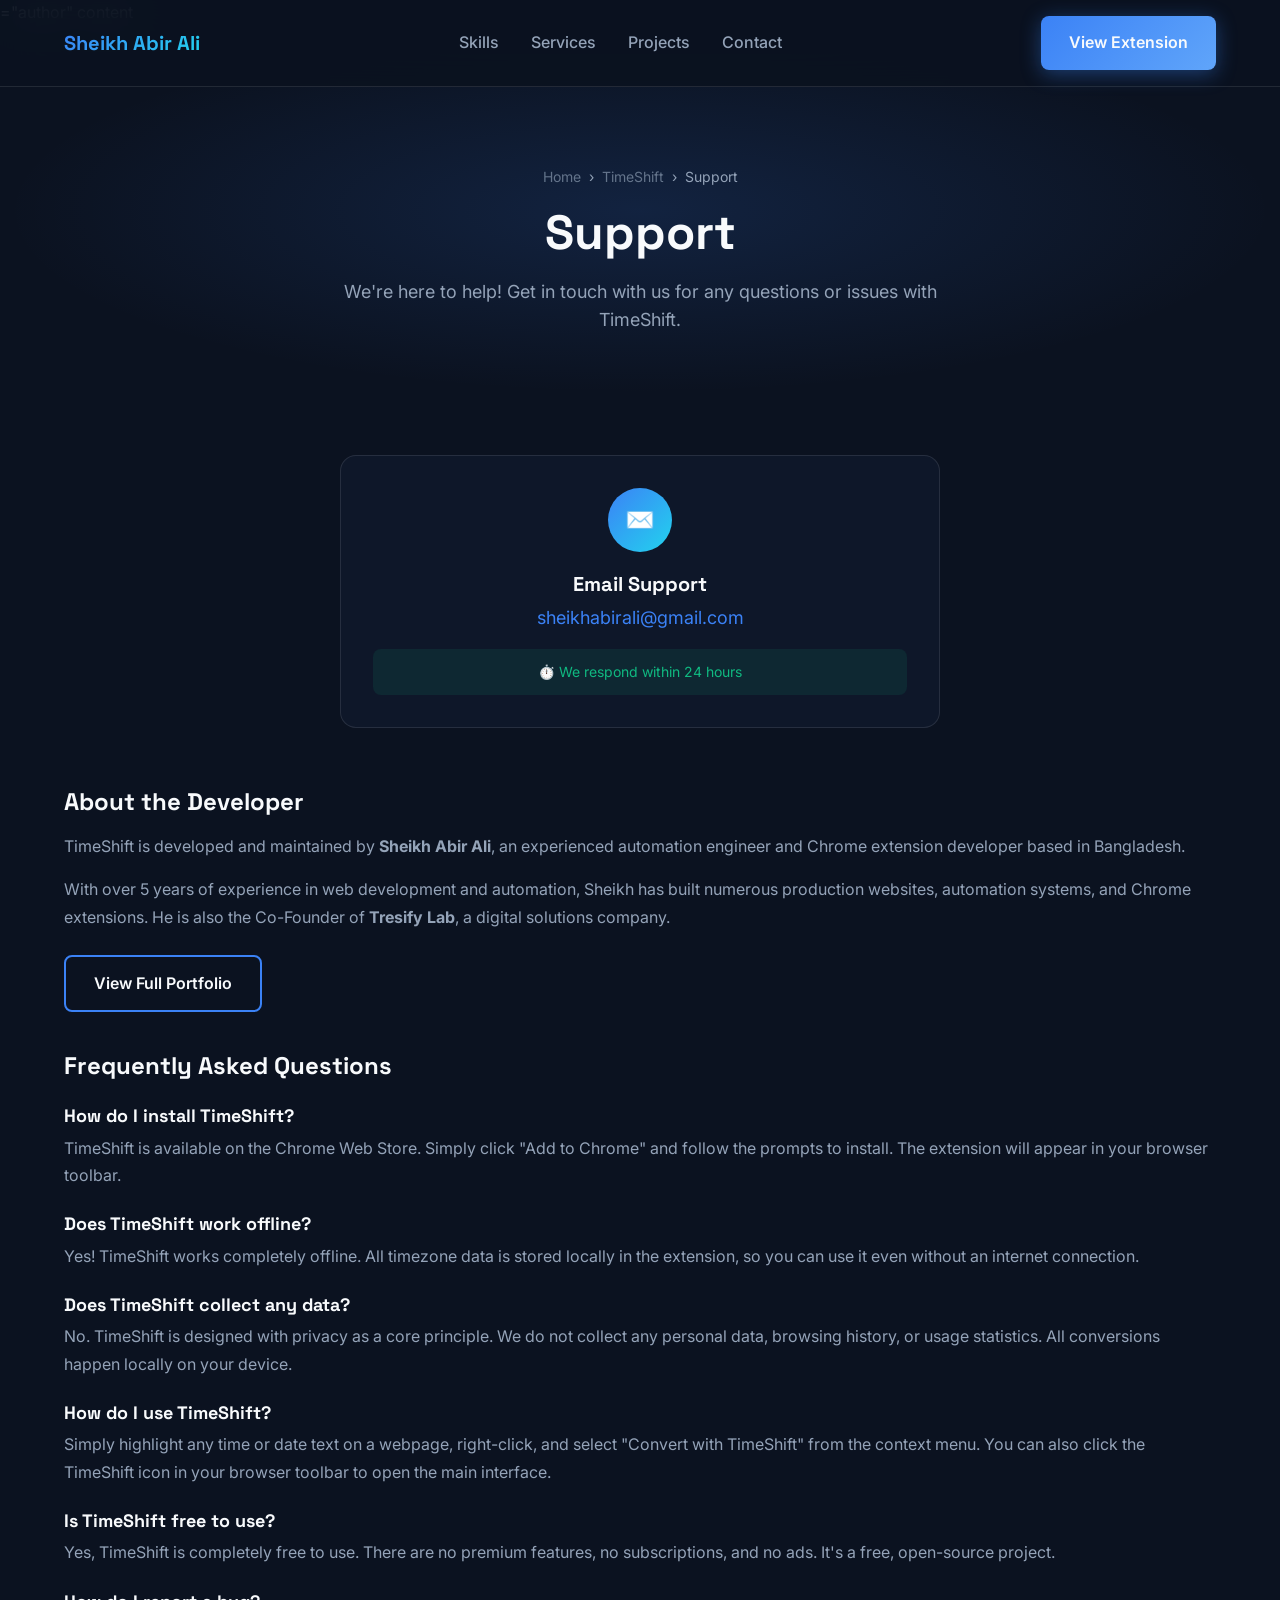
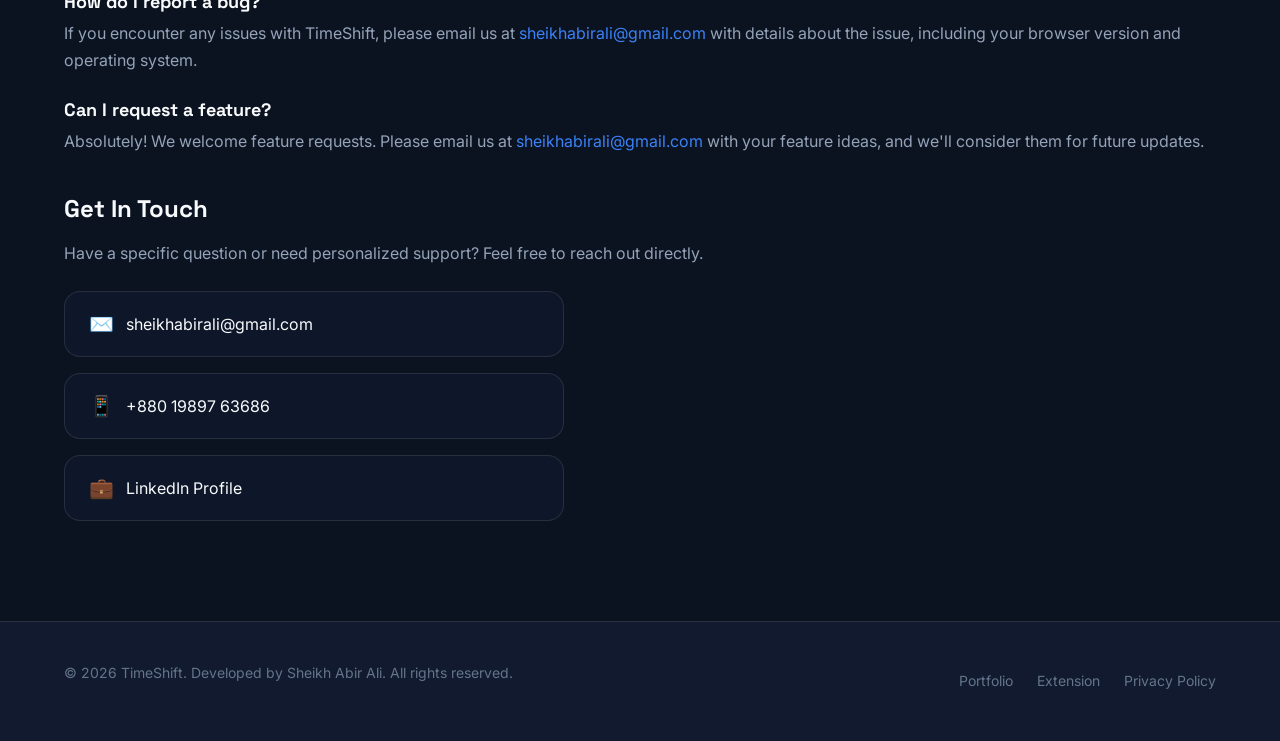
<file: timeshift-support.html>
<!DOCTYPE html>
<html lang="en">
<head>
    <!-- Google Tag Manager -->
  <script>(function(w,d,s,l,i){w[l]=w[l]||[];w[l].push({'gtm.start':
  new Date().getTime(),event:'gtm.js'});var f=d.getElementsByTagName(s)[0],
  j=d.createElement(s),dl=l!='dataLayer'?'&l='+l:'';j.async=true;j.src=
  'https://www.googletagmanager.com/gtm.js?id='+i+dl;f.parentNode.insertBefore(j,f);
  })(window,document,'script','dataLayer','GTM-588J6QWF');</script>
  <!-- End Google Tag Manager -->

  <meta charset="UTF-8">
  <meta name="viewport" content="width=device-width, initial-scale=1.0">
  <meta name="description" content="TimeShift Chrome Extension Support - Get help with timezone conversion, installation, and troubleshooting.">
="author" content  <meta name="Sheikh Abir Ali">
  <meta name="keywords" content="timeshift support, chrome extension help, timezone converter support">
  
  <!-- Open Graph -->
  <meta property="og:title" content="TimeShift Support - Get Help">
  <meta property="og:description" content="Get support for TimeShift Chrome Extension. 24-hour response time.">
  <meta property="og:type" content="website">
  <meta property="og:url" content="https://sheikhabirali.me/timeshift-support.html">
  
  <!-- Favicon -->
  <link rel="icon" type="image/svg+xml" href="data:image/svg+xml,<svg xmlns='http://www.w3.org/2000/svg' viewBox='0 0 100 100'><text y='.9em' font-size='90'>⏰</text></svg>">
  
  <!-- Fonts -->
  <link rel="preconnect" href="https://fonts.googleapis.com">
  <link rel="preconnect" href="https://fonts.gstatic.com" crossorigin>
  <link href="https://fonts.googleapis.com/css2?family=Inter:wght@400;500;600;700&family=Space+Grotesk:wght@500;600;700&display=swap" rel="stylesheet">
  
  <!-- Stylesheets -->
  <link rel="stylesheet" href="css/style.css">
  <link rel="stylesheet" href="css/animations.css">
  
  <title>Support | TimeShift Chrome Extension</title>
  
  <!-- Structured Data -->
  <script type="application/ld+json">
  {
    "@context": "https://schema.org",
    "@type": "ContactPage",
    "name": "TimeShift Support",
    "description": "Get support for TimeShift Chrome Extension",
    "contactPoint": {
      "@type": "ContactPoint",
      "email": "sheikhabirali@gmail.com",
      "contactType": "customer service",
      "availableLanguage": "English"
    }
  }
  </script>
</head>
<body>

  <!-- Google Tag Manager (noscript) -->
  <noscript><iframe src="https://www.googletagmanager.com/ns.html?id=GTM-588J6QWF"
  height="0" width="0" style="display:none;visibility:hidden"></iframe></noscript>
  <!-- End Google Tag Manager (noscript) -->

  <!-- Navigation -->
  <nav class="navbar">
    <div class="container">
      <a href="index.html" class="nav-logo">
        <span>Sheikh Abir Ali</span>
      </a>
      <ul class="nav-links">
        <li><a href="index.html#skills">Skills</a></li>
        <li><a href="index.html#services">Services</a></li>
        <li><a href="index.html#projects">Projects</a></li>
        <li><a href="index.html#contact">Contact</a></li>
      </ul>
      <div class="nav-cta">
        <a href="timeshift.html" class="btn btn-primary">View Extension</a>
      </div>
      <button class="mobile-menu-btn" aria-label="Open menu">☰</button>
    </div>
  </nav>

  <!-- Mobile Menu -->
  <div class="mobile-menu">
    <button class="mobile-menu-close" aria-label="Close menu">✕</button>
    <ul class="mobile-nav-links">
      <li><a href="index.html">Portfolio</a></li>
      <li><a href="timeshift.html">TimeShift Extension</a></li>
      <li><a href="timeshift-support.html">Support</a></li>
      <li><a href="timeshift-privacy.html">Privacy Policy</a></li>
    </ul>
  </div>

  <!-- Page Header -->
  <section class="page-header">
    <div class="container">
      <div class="page-header-content">
        <div class="breadcrumb">
          <a href="index.html">Home</a>
          <span>›</span>
          <a href="timeshift.html">TimeShift</a>
          <span>›</span>
          <span>Support</span>
        </div>
        <h1 class="page-title">Support</h1>
        <p class="page-description">
          We're here to help! Get in touch with us for any questions or issues with TimeShift.
        </p>
      </div>
    </div>
  </section>

  <!-- Support Content -->
  <section class="support-content">
    <div class="container">
      <!-- Contact Card -->
      <div class="support-section" style="max-width: 600px; margin: 0 auto 60px;">
        <div class="contact-card reveal">
          <div class="contact-card-icon">✉️</div>
          <h3 class="contact-card-title">Email Support</h3>
          <a href="mailto:sheikhabirali@gmail.com" class="contact-card-email">
            sheikhabirali@gmail.com
          </a>
          <div class="response-time">
            ⏱️ We respond within 24 hours
          </div>
        </div>
      </div>

      <!-- Developer Info -->
      <div class="support-section reveal">
        <h2>About the Developer</h2>
        <p>
          TimeShift is developed and maintained by <strong>Sheikh Abir Ali</strong>, an experienced 
          automation engineer and Chrome extension developer based in Bangladesh.
        </p>
        <p>
          With over 5 years of experience in web development and automation, Sheikh has built 
          numerous production websites, automation systems, and Chrome extensions. He is also 
          the Co-Founder of <strong>Tresify Lab</strong>, a digital solutions company.
        </p>
        <div style="margin-top: 24px;">
          <a href="index.html" class="btn btn-secondary">View Full Portfolio</a>
        </div>
      </div>

      <!-- FAQ Section -->
      <div class="support-section reveal">
        <h2>Frequently Asked Questions</h2>
        
        <div style="margin-top: 24px;">
          <h3 style="font-size: 1.125rem; margin-bottom: 8px;">How do I install TimeShift?</h3>
          <p style="color: var(--text-secondary);">
            TimeShift is available on the Chrome Web Store. Simply click "Add to Chrome" and 
            follow the prompts to install. The extension will appear in your browser toolbar.
          </p>
        </div>

        <div style="margin-top: 24px;">
          <h3 style="font-size: 1.125rem; margin-bottom: 8px;">Does TimeShift work offline?</h3>
          <p style="color: var(--text-secondary);">
            Yes! TimeShift works completely offline. All timezone data is stored locally 
            in the extension, so you can use it even without an internet connection.
          </p>
        </div>

        <div style="margin-top: 24px;">
          <h3 style="font-size: 1.125rem; margin-bottom: 8px;">Does TimeShift collect any data?</h3>
          <p style="color: var(--text-secondary);">
            No. TimeShift is designed with privacy as a core principle. We do not collect 
            any personal data, browsing history, or usage statistics. All conversions 
            happen locally on your device.
          </p>
        </div>

        <div style="margin-top: 24px;">
          <h3 style="font-size: 1.125rem; margin-bottom: 8px;">How do I use TimeShift?</h3>
          <p style="color: var(--text-secondary);">
            Simply highlight any time or date text on a webpage, right-click, and select 
            "Convert with TimeShift" from the context menu. You can also click the 
            TimeShift icon in your browser toolbar to open the main interface.
          </p>
        </div>

        <div style="margin-top: 24px;">
          <h3 style="font-size: 1.125rem; margin-bottom: 8px;">Is TimeShift free to use?</h3>
          <p style="color: var(--text-secondary);">
            Yes, TimeShift is completely free to use. There are no premium features, 
            no subscriptions, and no ads. It's a free, open-source project.
          </p>
        </div>

        <div style="margin-top: 24px;">
          <h3 style="font-size: 1.125rem; margin-bottom: 8px;">How do I report a bug?</h3>
          <p style="color: var(--text-secondary);">
            If you encounter any issues with TimeShift, please email us at 
            <a href="mailto:sheikhabirali@gmail.com" style="color: var(--accent-primary);">sheikhabirali@gmail.com</a> 
            with details about the issue, including your browser version and operating system.
          </p>
        </div>

        <div style="margin-top: 24px;">
          <h3 style="font-size: 1.125rem; margin-bottom: 8px;">Can I request a feature?</h3>
          <p style="color: var(--text-secondary);">
            Absolutely! We welcome feature requests. Please email us at 
            <a href="mailto:sheikhabirali@gmail.com" style="color: var(--accent-primary);">sheikhabirali@gmail.com</a> 
            with your feature ideas, and we'll consider them for future updates.
          </p>
        </div>
      </div>

      <!-- Direct Contact -->
      <div class="support-section reveal">
        <h2>Get In Touch</h2>
        <p>
          Have a specific question or need personalized support? Feel free to reach out directly.
        </p>
        <div style="margin-top: 24px; max-width: 500px;">
          <div class="direct-contact-items" style="flex-direction: column; gap: 16px;">
            <a href="mailto:sheikhabirali@gmail.com" class="direct-contact-item">
              <span class="direct-contact-icon">✉️</span>
              <span>sheikhabirali@gmail.com</span>
            </a>
            <a href="tel:+8801989763686" class="direct-contact-item">
              <span class="direct-contact-icon">📱</span>
              <span>+880 19897 63686</span>
            </a>
            <a href="https://linkedin.com/in/sheikhabirali" target="_blank" rel="noopener" class="direct-contact-item">
              <span class="direct-contact-icon">💼</span>
              <span>LinkedIn Profile</span>
            </a>
          </div>
        </div>
      </div>
    </div>
  </section>

  <!-- Footer -->
  <footer class="footer">
    <div class="container">
      <p class="footer-text">
        © 2026 TimeShift. Developed by Sheikh Abir Ali. All rights reserved.
      </p>
      <div class="footer-links">
        <a href="index.html">Portfolio</a>
        <a href="timeshift.html">Extension</a>
        <a href="timeshift-privacy.html">Privacy Policy</a>
      </div>
    </div>
  </footer>

  <!-- Scripts -->
  <script src="js/main.js"></script>
</body>
</html>
</file>
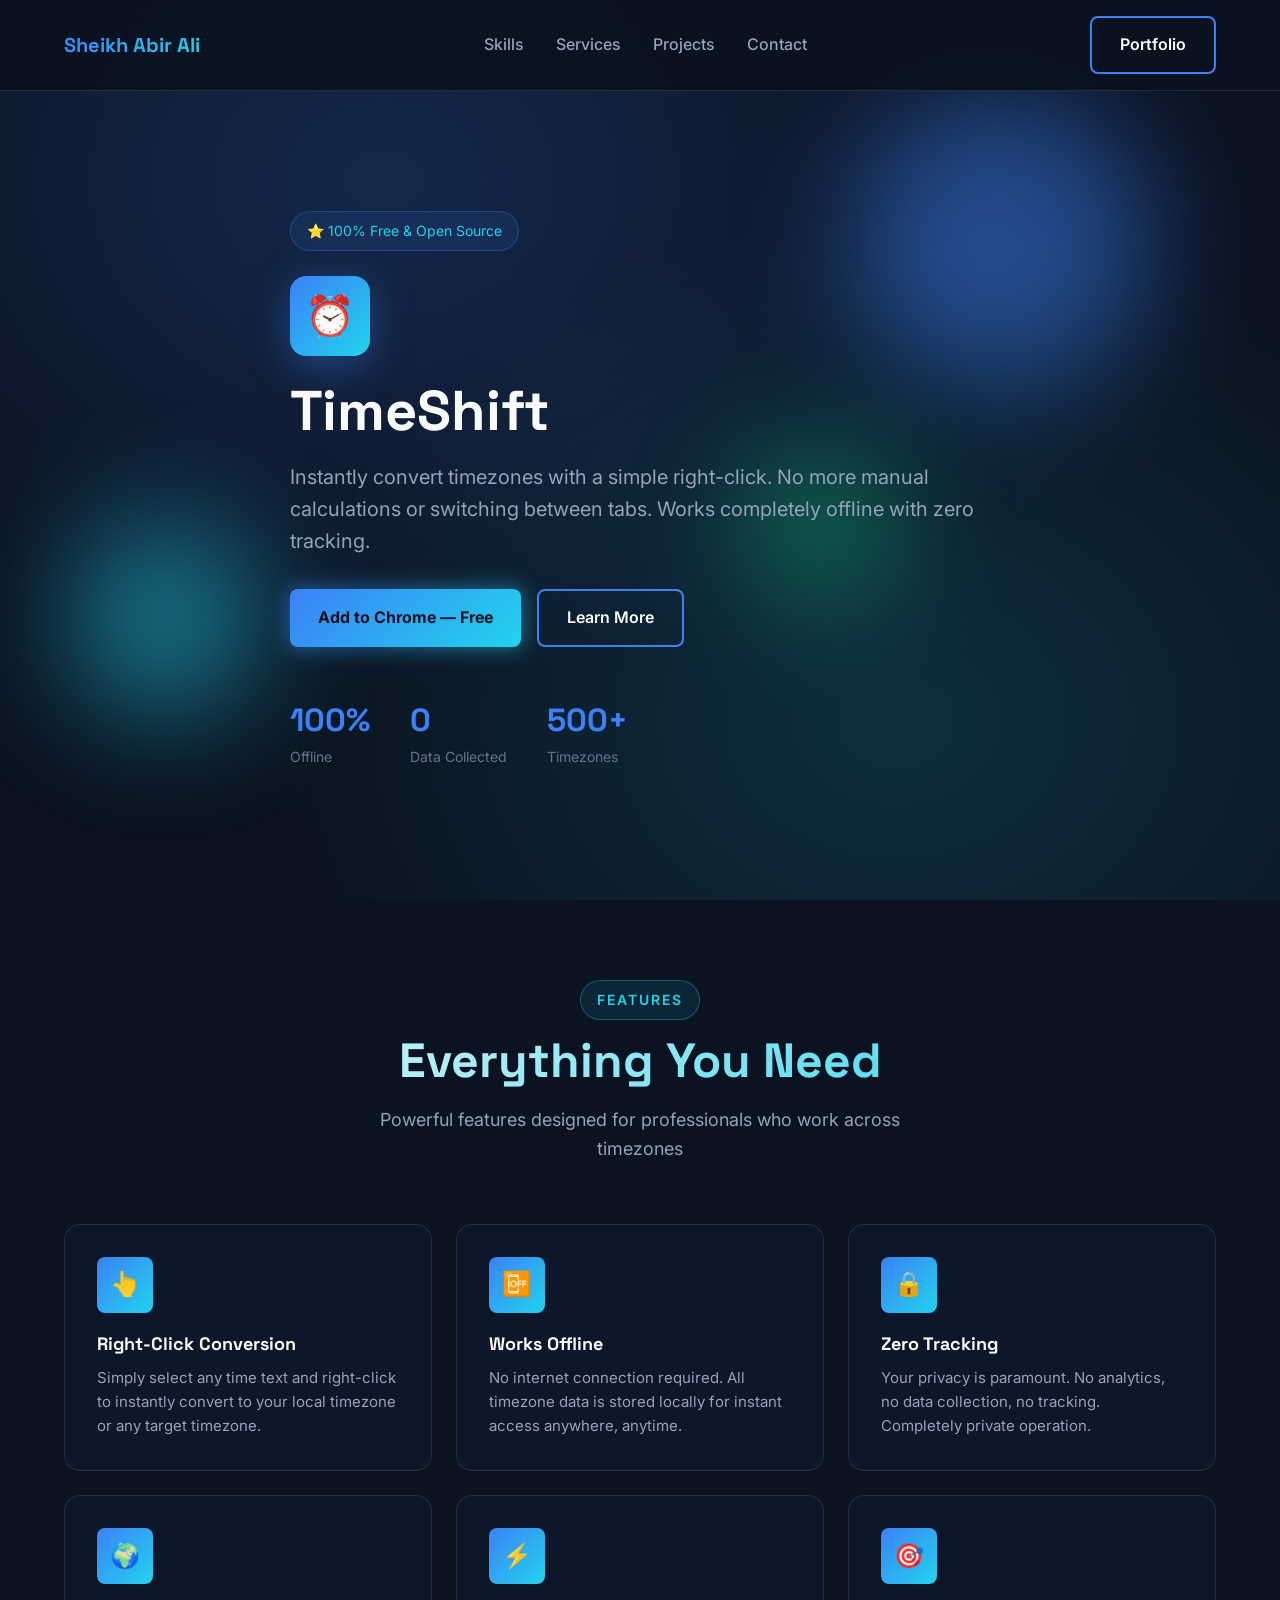
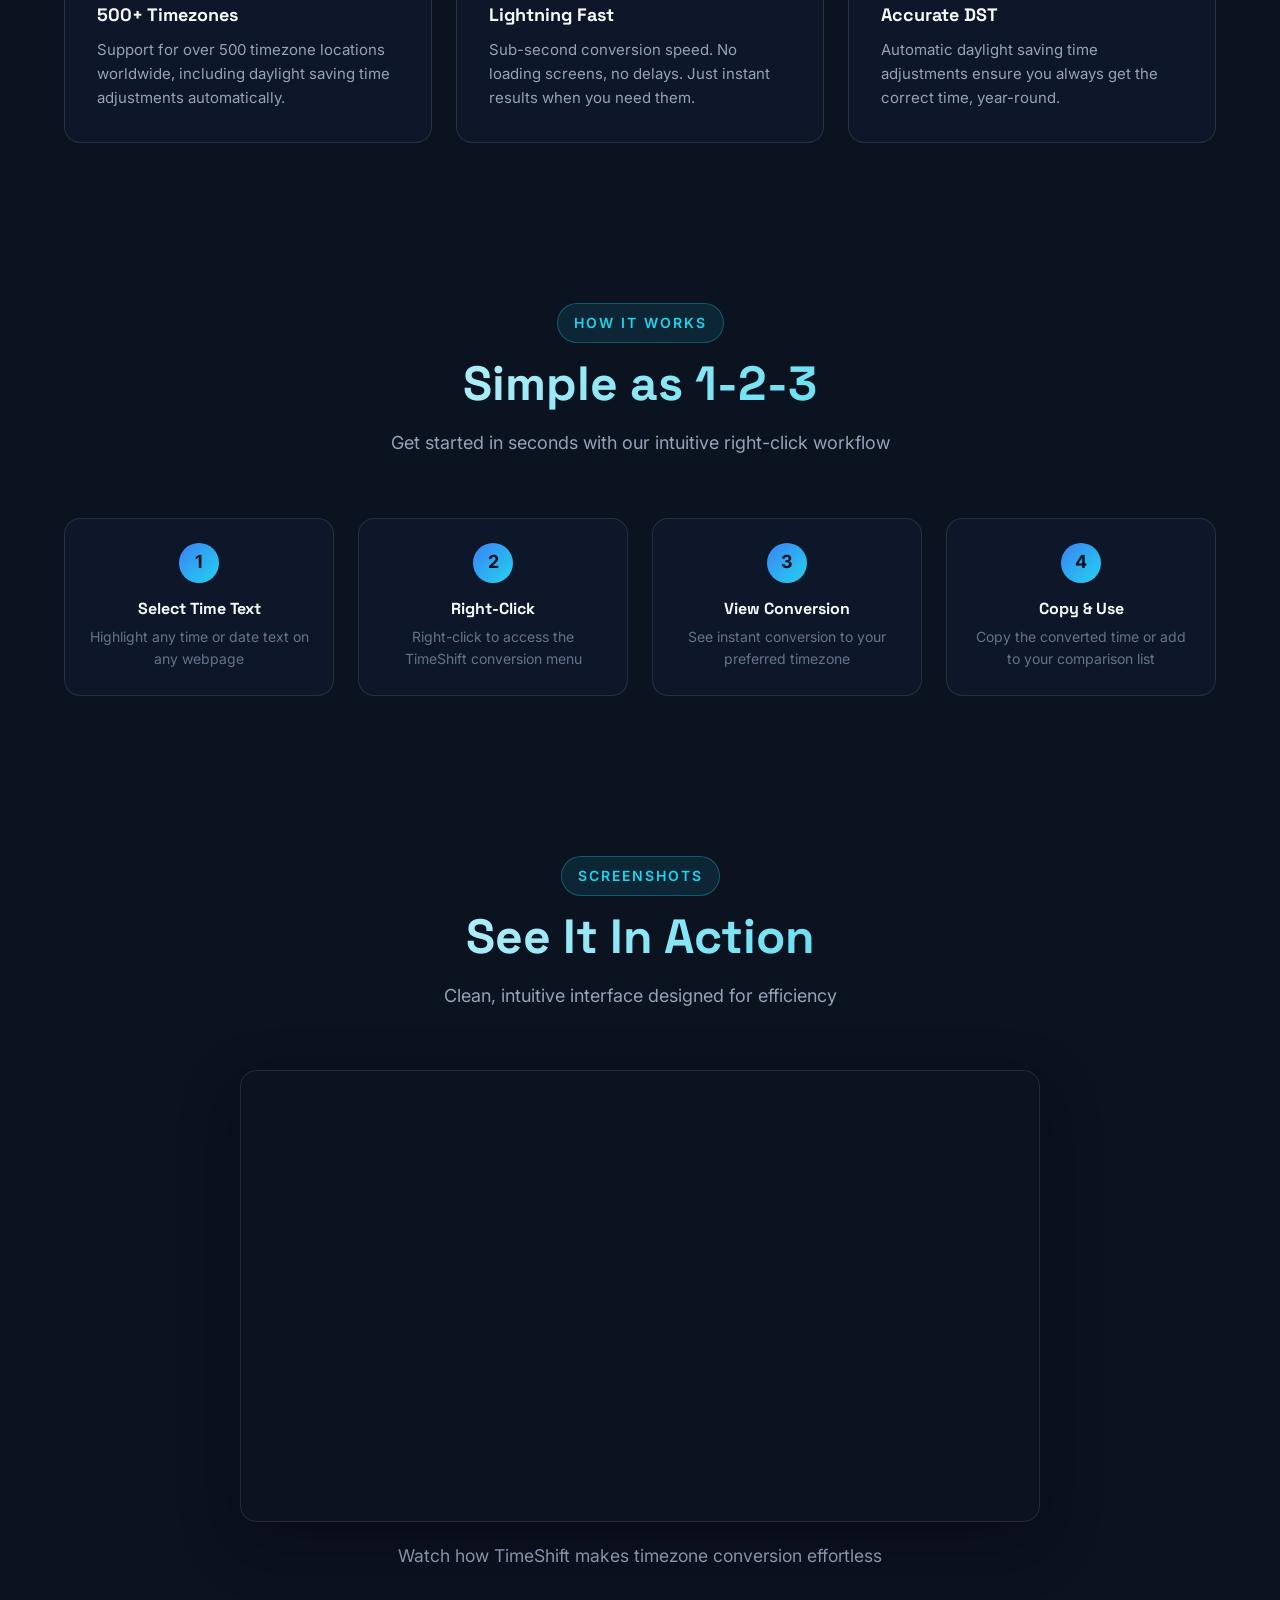
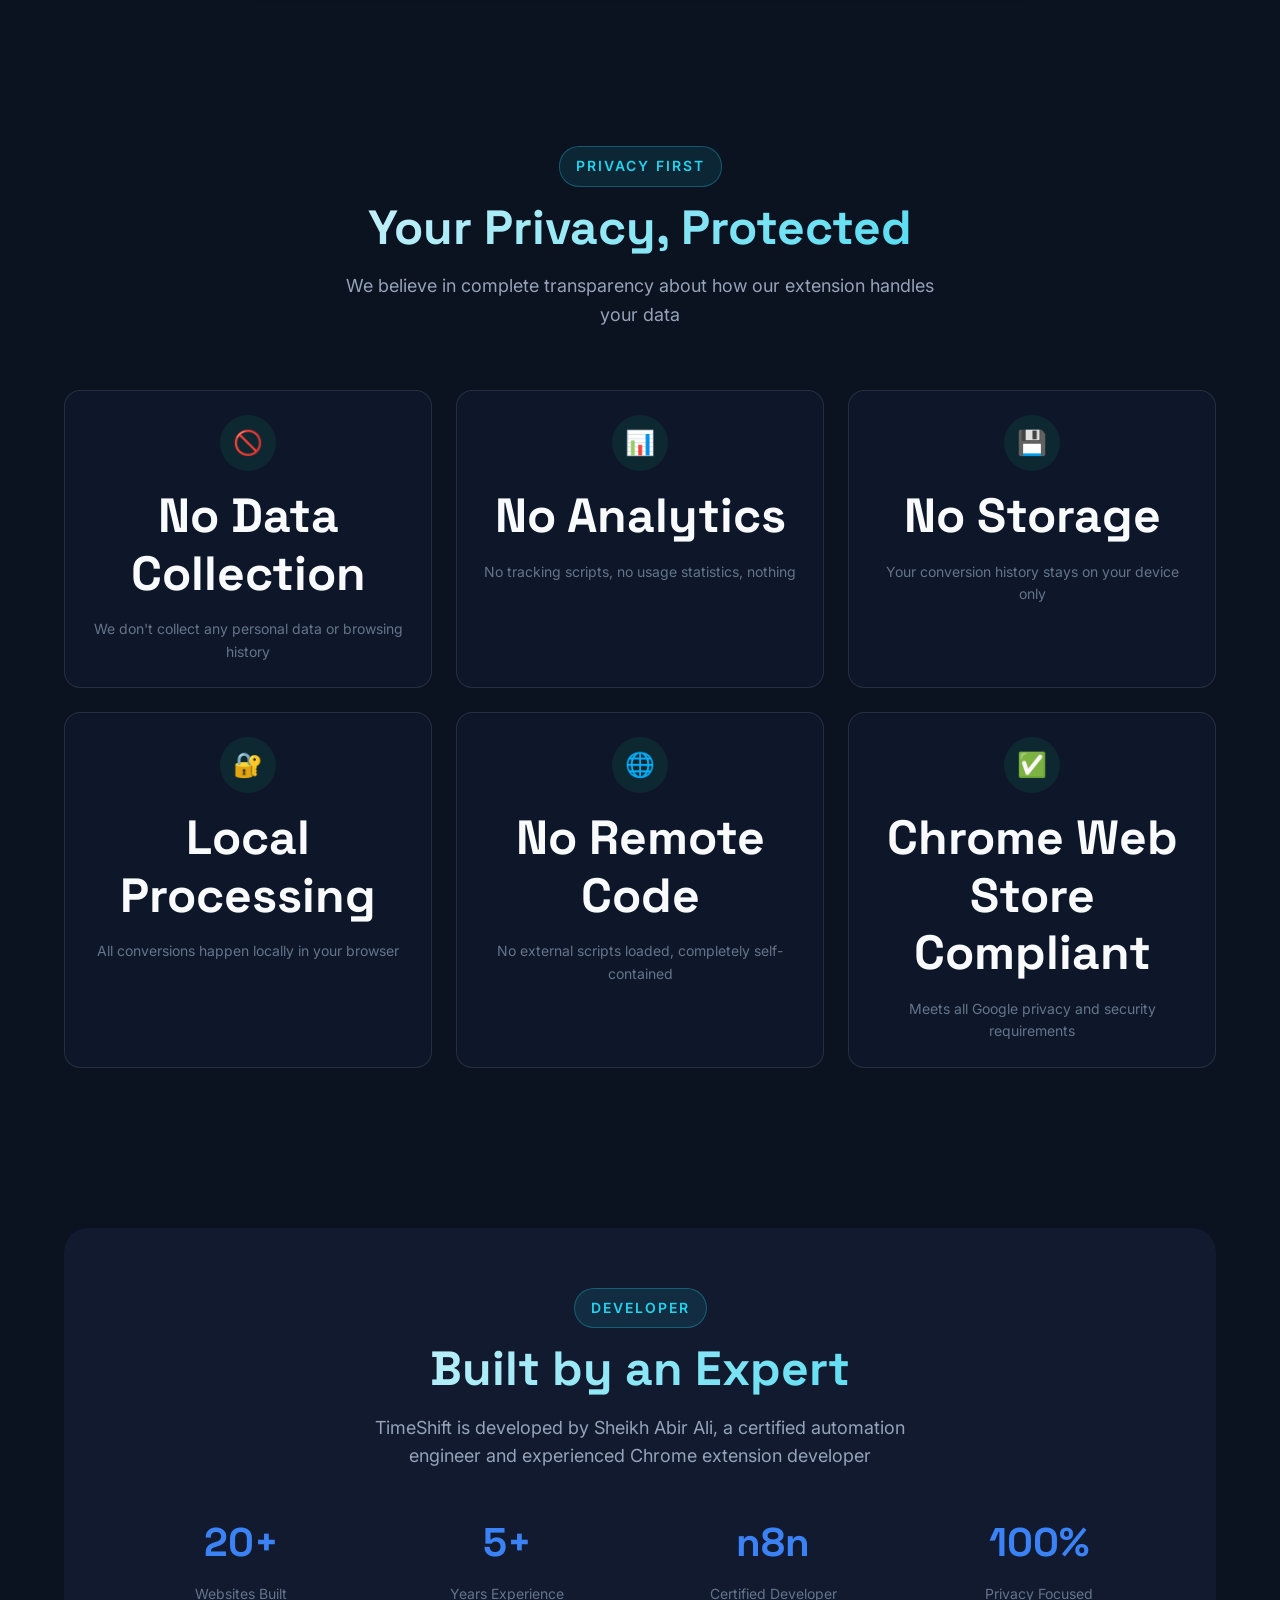
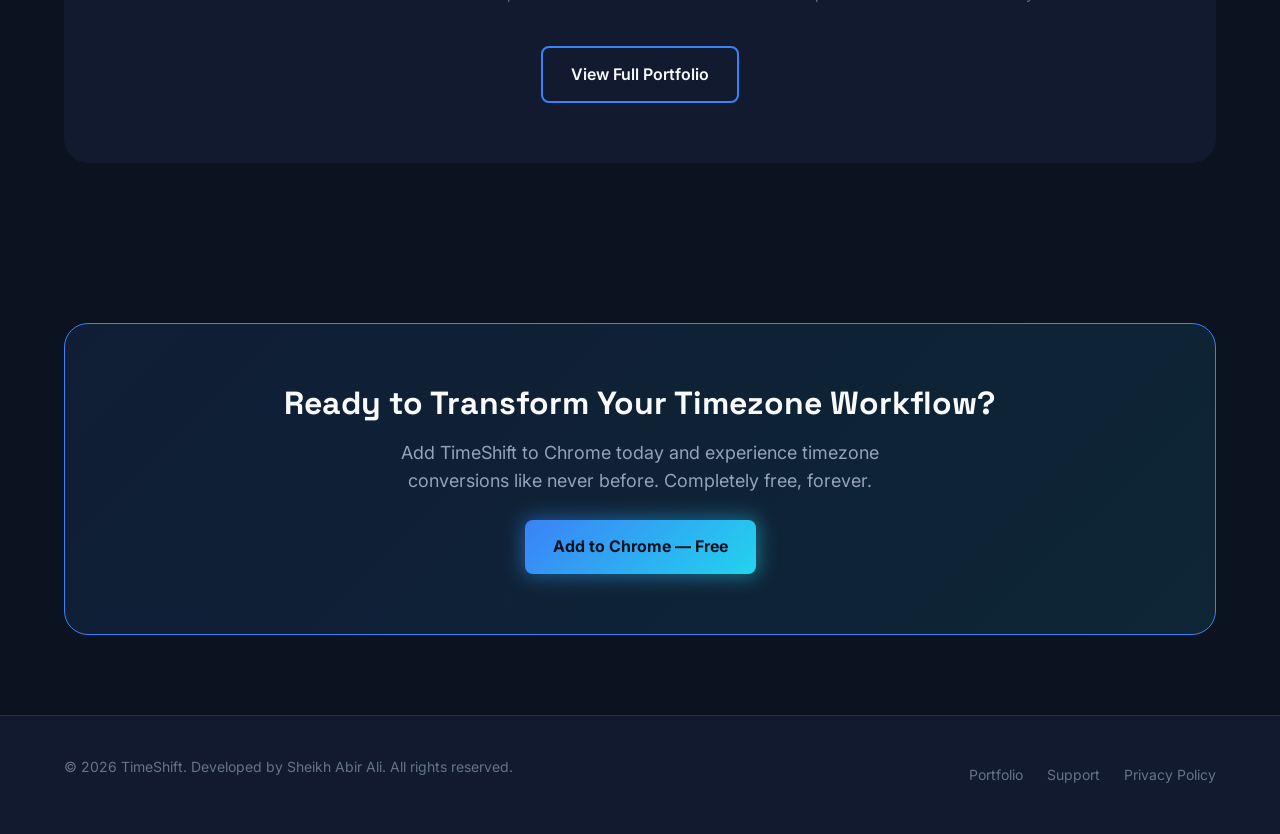
<file: timeshift.html>
<!DOCTYPE html>
<html lang="en">
<head>
    <!-- Google Tag Manager -->
  <script>(function(w,d,s,l,i){w[l]=w[l]||[];w[l].push({'gtm.start':
  new Date().getTime(),event:'gtm.js'});var f=d.getElementsByTagName(s)[0],
  j=d.createElement(s),dl=l!='dataLayer'?'&l='+l:'';j.async=true;j.src=
  'https://www.googletagmanager.com/gtm.js?id='+i+dl;f.parentNode.insertBefore(j,f);
  })(window,document,'script','dataLayer','GTM-588J6QWF');</script>
  <!-- End Google Tag Manager -->

  <meta charset="UTF-8">
  <meta name="viewport" content="width=device-width, initial-scale=1.0">
  <meta name="description" content="TimeShift - Instantly convert timezones with a right-click. Works offline, no tracking. The ultimate timezone conversion tool for professionals.">
  <meta name="author" content="Sheikh Abir Ali">
  <meta name="keywords" content="timezone converter, chrome extension, time conversion, world clock, timezone, productivity, time tools">
  
  <!-- Open Graph -->
  <meta property="og:title" content="TimeShift Chrome Extension - Instant Timezone Conversion">
  <meta property="og:description" content="Convert timezones instantly with right-click. Works offline, no tracking.">
  <meta property="og:type" content="product">
  <meta property="og:url" content="https://sheikhabirali.me/timeshift.html">
  <meta property="og:image" content="https://sheikhabirali.me/assets/timeshift-og.jpg">
  
  <!-- Twitter Card -->
  <meta name="twitter:card" content="summary_large_image">
  <meta name="twitter:title" content="TimeShift Chrome Extension">
  <meta name="twitter:description" content="Instant timezone conversion with right-click. Works offline, no tracking.">
  
  <!-- Favicon -->
  <link rel="icon" type="image/svg+xml" href="data:image/svg+xml,<svg xmlns='http://www.w3.org/2000/svg' viewBox='0 0 100 100'><text y='.9em' font-size='90'>⏰</text></svg>">
  
  <!-- Fonts -->
  <link rel="preconnect" href="https://fonts.googleapis.com">
  <link rel="preconnect" href="https://fonts.gstatic.com" crossorigin>
  <link href="https://fonts.googleapis.com/css2?family=Inter:wght@400;500;600;700&family=Space+Grotesk:wght@500;600;700&display=swap" rel="stylesheet">
  
  <!-- Stylesheets -->
  <link rel="stylesheet" href="css/style.css">
  <link rel="stylesheet" href="css/animations.css">
  
  <title>TimeShift - Instant Timezone Converter | Chrome Extension</title>
  
  <!-- Structured Data -->
  <script type="application/ld+json">
  {
    "@context": "https://schema.org",
    "@type": "SoftwareApplication",
    "name": "TimeShift",
    "applicationCategory": "UtilityApplication",
    "operatingSystem": "Chrome",
    "offers": {
      "@type": "Offer",
      "price": "0",
      "priceCurrency": "USD"
    },
    "author": {
      "@type": "Person",
      "name": "Sheikh Abir Ali",
      "email": "sheikhabirali@gmail.com"
    }
  }
  </script>
</head>
<body>

  <!-- Google Tag Manager (noscript) -->
  <noscript><iframe src="https://www.googletagmanager.com/ns.html?id=GTM-588J6QWF"
  height="0" width="0" style="display:none;visibility:hidden"></iframe></noscript>
  <!-- End Google Tag Manager (noscript) -->

  <!-- Navigation -->
  <nav class="navbar">
    <div class="container">
      <a href="index.html" class="nav-logo">
        <span>Sheikh Abir Ali</span>
      </a>
      <ul class="nav-links">
        <li><a href="index.html#skills">Skills</a></li>
        <li><a href="index.html#services">Services</a></li>
        <li><a href="index.html#projects">Projects</a></li>
        <li><a href="index.html#contact">Contact</a></li>
      </ul>
      <div class="nav-cta">
        <a href="index.html" class="btn btn-secondary">Portfolio</a>
      </div>
      <button class="mobile-menu-btn" aria-label="Open menu">☰</button>
    </div>
  </nav>

  <!-- Mobile Menu -->
  <div class="mobile-menu">
    <button class="mobile-menu-close" aria-label="Close menu">✕</button>
    <ul class="mobile-nav-links">
      <li><a href="index.html#skills">Skills</a></li>
      <li><a href="index.html#services">Services</a></li>
      <li><a href="index.html#projects">Projects</a></li>
      <li><a href="index.html#contact">Contact</a></li>
      <li><a href="index.html">Back to Portfolio</a></li>
    </ul>
  </div>

  <!-- Hero Section -->
  <section class="extension-hero">
    <div class="floating-shapes">
      <div class="shape shape-1"></div>
      <div class="shape shape-2"></div>
      <div class="shape shape-3"></div>
    </div>
    <div class="container">
      <div class="extension-hero-content">
        <div class="extension-badge animate-fade-in-up">
          ⭐ 100% Free & Open Source
        </div>
        <div class="extension-icon-large animate-fade-in-up delay-1">
          ⏰
        </div>
        <h1 class="extension-title reveal">
          TimeShift
        </h1>
        <p class="extension-subtitle reveal">
          Instantly convert timezones with a simple right-click. No more manual calculations 
          or switching between tabs. Works completely offline with zero tracking.
        </p>
        <div class="extension-buttons reveal">
          <a href="https://chromewebstore.google.com/detail/iaadchpnghncfnjkkehjkifilkccmeig" class="btn btn-glow">
            Add to Chrome — Free
          </a>
          <a href="#features" class="btn btn-secondary">Learn More</a>
        </div>
        <div class="extension-stats reveal">
          <div class="extension-stat">
            <div class="extension-stat-number">100%</div>
            <div class="extension-stat-label">Offline</div>
          </div>
          <div class="extension-stat">
            <div class="extension-stat-number">0</div>
            <div class="extension-stat-label">Data Collected</div>
          </div>
          <div class="extension-stat">
            <div class="extension-stat-number">500+</div>
            <div class="extension-stat-label">Timezones</div>
          </div>
        </div>
      </div>
    </div>
  </section>

  <!-- Features Section -->
  <section id="features" class="section">
    <div class="container">
      <div class="section-header reveal">
        <span class="section-label">Features</span>
        <h2 class="section-title">Everything You Need</h2>
        <p class="section-description">
          Powerful features designed for professionals who work across timezones
        </p>
      </div>
      <div class="features-grid">
        <div class="feature-card">
          <div class="feature-icon-wrapper">👆</div>
          <h3 class="feature-title">Right-Click Conversion</h3>
          <p class="feature-description">
            Simply select any time text and right-click to instantly convert to your local timezone or any target timezone.
          </p>
        </div>
        <div class="feature-card">
          <div class="feature-icon-wrapper">📴</div>
          <h3 class="feature-title">Works Offline</h3>
          <p class="feature-description">
            No internet connection required. All timezone data is stored locally for instant access anywhere, anytime.
          </p>
        </div>
        <div class="feature-card">
          <div class="feature-icon-wrapper">🔒</div>
          <h3 class="feature-title">Zero Tracking</h3>
          <p class="feature-description">
            Your privacy is paramount. No analytics, no data collection, no tracking. Completely private operation.
          </p>
        </div>
        <div class="feature-card">
          <div class="feature-icon-wrapper">🌍</div>
          <h3 class="feature-title">500+ Timezones</h3>
          <p class="feature-description">
            Support for over 500 timezone locations worldwide, including daylight saving time adjustments automatically.
          </p>
        </div>
        <div class="feature-card">
          <div class="feature-icon-wrapper">⚡</div>
          <h3 class="feature-title">Lightning Fast</h3>
          <p class="feature-description">
            Sub-second conversion speed. No loading screens, no delays. Just instant results when you need them.
          </p>
        </div>
        <div class="feature-card">
          <div class="feature-icon-wrapper">🎯</div>
          <h3 class="feature-title">Accurate DST</h3>
          <p class="feature-description">
            Automatic daylight saving time adjustments ensure you always get the correct time, year-round.
          </p>
        </div>
      </div>
    </div>
  </section>

  <!-- How It Works -->
  <section class="section">
    <div class="container">
      <div class="section-header reveal">
        <span class="section-label">How It Works</span>
        <h2 class="section-title">Simple as 1-2-3</h2>
        <p class="section-description">
          Get started in seconds with our intuitive right-click workflow
        </p>
      </div>
      <div class="steps-container">
        <div class="step-card">
          <div class="step-number">1</div>
          <h4 class="step-title">Select Time Text</h4>
          <p class="step-description">Highlight any time or date text on any webpage</p>
        </div>
        <div class="step-card">
          <div class="step-number">2</div>
          <h4 class="step-title">Right-Click</h4>
          <p class="step-description">Right-click to access the TimeShift conversion menu</p>
        </div>
        <div class="step-card">
          <div class="step-number">3</div>
          <h4 class="step-title">View Conversion</h4>
          <p class="step-description">See instant conversion to your preferred timezone</p>
        </div>
        <div class="step-card">
          <div class="step-number">4</div>
          <h4 class="step-title">Copy & Use</h4>
          <p class="step-description">Copy the converted time or add to your comparison list</p>
        </div>
      </div>
    </div>
  </section>

  <!-- Screenshots -->
  <section class="section">
    <div class="container">
      <div class="section-header reveal">
        <span class="section-label">Screenshots</span>
        <h2 class="section-title">See It In Action</h2>
        <p class="section-description">
          Clean, intuitive interface designed for efficiency
        </p>
      </div>
      <div class="video-container">
        <iframe 
          width="100%" 
          height="450" 
          src="https://www.youtube.com/embed/YOUR_VIDEO_ID" 
          title="TimeShift Chrome Extension Demo" 
          frameborder="0" 
          allow="accelerometer; autoplay; clipboard-write; encrypted-media; gyroscope; picture-in-picture" 
          allowfullscreen>
        </iframe>
      </div>
      <p class="video-caption">
        Watch how TimeShift makes timezone conversion effortless
      </p>
    </div>
  </section>

  <!-- Privacy Highlights -->
  <section class="section">
    <div class="container">
      <div class="section-header reveal">
        <span class="section-label">Privacy First</span>
        <h2 class="section-title">Your Privacy, Protected</h2>
        <p class="section-description">
          We believe in complete transparency about how our extension handles your data
        </p>
      </div>
      <div class="privacy-grid">
        <div class="privacy-card">
          <div class="privacy-icon">🚫</div>
          <h4 class="privacy-title">No Data Collection</h4>
          <p class="privacy-description">We don't collect any personal data or browsing history</p>
        </div>
        <div class="privacy-card">
          <div class="privacy-icon">📊</div>
          <h4 class="privacy-title">No Analytics</h4>
          <p class="privacy-description">No tracking scripts, no usage statistics, nothing</p>
        </div>
        <div class="privacy-card">
          <div class="privacy-icon">💾</div>
          <h4 class="privacy-title">No Storage</h4>
          <p class="privacy-description">Your conversion history stays on your device only</p>
        </div>
        <div class="privacy-card">
          <div class="privacy-icon">🔐</div>
          <h4 class="privacy-title">Local Processing</h4>
          <p class="privacy-description">All conversions happen locally in your browser</p>
        </div>
        <div class="privacy-card">
          <div class="privacy-icon">🌐</div>
          <h4 class="privacy-title">No Remote Code</h4>
          <p class="privacy-description">No external scripts loaded, completely self-contained</p>
        </div>
        <div class="privacy-card">
          <div class="privacy-icon">✅</div>
          <h4 class="privacy-title">Chrome Web Store Compliant</h4>
          <p class="privacy-description">Meets all Google privacy and security requirements</p>
        </div>
      </div>
    </div>
  </section>

  <!-- Developer Credibility -->
  <section class="section">
    <div class="container">
      <div class="credibility-section reveal">
        <div class="section-header" style="margin-bottom: 40px;">
          <span class="section-label">Developer</span>
          <h2 class="section-title">Built by an Expert</h2>
          <p class="section-description" style="margin: 0 auto;">
            TimeShift is developed by Sheikh Abir Ali, a certified automation engineer and experienced Chrome extension developer
          </p>
        </div>
        <div class="credibility-grid">
          <div class="credibility-item">
            <div class="credibility-number">20+</div>
            <div class="credibility-label">Websites Built</div>
          </div>
          <div class="credibility-item">
            <div class="credibility-number">5+</div>
            <div class="credibility-label">Years Experience</div>
          </div>
          <div class="credibility-item">
            <div class="credibility-number">n8n</div>
            <div class="credibility-label">Certified Developer</div>
          </div>
          <div class="credibility-item">
            <div class="credibility-number">100%</div>
            <div class="credibility-label">Privacy Focused</div>
          </div>
        </div>
        <div style="text-align: center; margin-top: 40px;">
          <a href="index.html" class="btn btn-secondary">View Full Portfolio</a>
        </div>
      </div>
    </div>
  </section>

  <!-- Install CTA -->
  <section class="cta-section">
    <div class="container">
      <div class="cta-box reveal">
        <h2 class="cta-title">Ready to Transform Your Timezone Workflow?</h2>
        <p class="cta-description">
          Add TimeShift to Chrome today and experience timezone conversions like never before. 
          Completely free, forever.
        </p>
        <a href="https://chromewebstore.google.com/detail/iaadchpnghncfnjkkehjkifilkccmeig" class="btn btn-glow">
          Add to Chrome — Free
        </a>
      </div>
    </div>
  </section>

  <!-- Footer -->
  <footer class="footer">
    <div class="container">
      <p class="footer-text">
        © 2026 TimeShift. Developed by Sheikh Abir Ali. All rights reserved.
      </p>
      <div class="footer-links">
        <a href="index.html">Portfolio</a>
        <a href="timeshift-support.html">Support</a>
        <a href="timeshift-privacy.html">Privacy Policy</a>
      </div>
    </div>
  </footer>

  <!-- Scripts -->
  <script src="js/main.js"></script>
</body>
</html>
</file>
<file: css/style.css>
/* =====================================================
   Sheikh Abir Ali Portfolio - Main Styles
   Production-ready, Chrome Web Store Compliant
   ===================================================== */

/* CSS Variables */
:root {
  /* Colors */
  --bg-primary: #0B1220;
  --bg-secondary: #111A2E;
  --bg-tertiary: #1a2540;
  --accent-primary: #3B82F6;
  --accent-secondary: #22D3EE;
  --accent-success: #10B981;
  --accent-warning: #F59E0B;
  --accent-glow-1: #60A5FA;
  --accent-glow-2: #34D399;
  --text-primary: #F8FAFC;
  --text-secondary: #94A3B8;
  --text-muted: #64748B;
  --border-color: rgba(59, 130, 246, 0.2);
  --glass-bg: rgba(17, 26, 46, 0.7);
  --glass-border: rgba(255, 255, 255, 0.1);
  
  /* Typography */
  --font-heading: 'Space Grotesk', sans-serif;
  --font-body: 'Inter', sans-serif;
  
  /* Spacing */
  --section-padding: 80px 0;
  --container-width: 1200px;
  --border-radius: 16px;
  --border-radius-sm: 8px;
  --border-radius-lg: 24px;
  
  /* Transitions */
  --transition-fast: 0.2s ease;
  --transition-medium: 0.3s ease;
  --transition-slow: 0.5s ease;
}

/* Reset & Base */
*, *::before, *::after {
  margin: 0;
  padding: 0;
  box-sizing: border-box;
}

html {
  scroll-behavior: smooth;
  font-size: 16px;
}

body {
  font-family: var(--font-body);
  background: var(--bg-primary);
  color: var(--text-primary);
  line-height: 1.6;
  overflow-x: hidden;
  -webkit-font-smoothing: antialiased;
  -moz-osx-font-smoothing: grayscale;
}

/* Typography */
h1, h2, h3, h4, h5, h6 {
  font-family: var(--font-heading);
  font-weight: 700;
  line-height: 1.2;
  color: var(--text-primary);
}

h1 { font-size: clamp(2.5rem, 5vw, 4rem); }
h2 { font-size: clamp(2rem, 4vw, 3rem); }
h3 { font-size: clamp(1.5rem, 3vw, 2rem); }
h4 { font-size: 1.25rem; }

p {
  color: var(--text-secondary);
  margin-bottom: 1rem;
}

a {
  color: var(--accent-primary);
  text-decoration: none;
  transition: var(--transition-fast);
}

a:hover {
  color: var(--accent-secondary);
}

/* Container */
.container {
  max-width: var(--container-width);
  margin: 0 auto;
  padding: 0 24px;
}

/* Section */
.section {
  padding: var(--section-padding);
  position: relative;
}

.section-header {
  text-align: center;
  margin-bottom: 60px;
}

.section-label {
  display: inline-block;
  font-size: 0.875rem;
  font-weight: 600;
  text-transform: uppercase;
  letter-spacing: 2px;
  color: var(--accent-secondary);
  margin-bottom: 12px;
  padding: 8px 16px;
  background: rgba(34, 211, 238, 0.1);
  border-radius: 20px;
  border: 1px solid rgba(34, 211, 238, 0.3);
}

.section-title {
  margin-bottom: 16px;
  background: linear-gradient(135deg, var(--text-primary), var(--accent-secondary));
  -webkit-background-clip: text;
  -webkit-text-fill-color: transparent;
  background-clip: text;
}

.section-description {
  max-width: 600px;
  margin: 0 auto;
  font-size: 1.125rem;
}

/* Glass Panel */
.glass {
  background: var(--glass-bg);
  backdrop-filter: blur(20px);
  -webkit-backdrop-filter: blur(20px);
  border: 1px solid var(--glass-border);
  border-radius: var(--border-radius);
}

/* Buttons */
.btn {
  display: inline-flex;
  align-items: center;
  justify-content: center;
  gap: 8px;
  padding: 14px 28px;
  font-family: var(--font-body);
  font-size: 1rem;
  font-weight: 600;
  border-radius: var(--border-radius-sm);
  border: none;
  cursor: pointer;
  transition: var(--transition-medium);
  text-decoration: none;
}

.btn-primary {
  background: linear-gradient(135deg, var(--accent-primary), var(--accent-glow-1));
  color: var(--text-primary);
  box-shadow: 0 4px 20px rgba(59, 130, 246, 0.4);
}

.btn-primary:hover {
  transform: translateY(-2px);
  box-shadow: 0 8px 30px rgba(59, 130, 246, 0.5);
  color: var(--text-primary);
}

.btn-secondary {
  background: transparent;
  color: var(--text-primary);
  border: 2px solid var(--accent-primary);
}

.btn-secondary:hover {
  background: var(--accent-primary);
  transform: translateY(-2px);
}

.btn-glow {
  position: relative;
  background: linear-gradient(135deg, var(--accent-primary), var(--accent-secondary));
  color: var(--bg-primary);
  font-weight: 700;
}

.btn-glow::before {
  content: '';
  position: absolute;
  inset: -2px;
  background: linear-gradient(135deg, var(--accent-primary), var(--accent-secondary));
  border-radius: var(--border-radius-sm);
  z-index: -1;
  filter: blur(10px);
  opacity: 0.5;
  animation: pulse-glow 2s ease-in-out infinite;
}

.btn-glow:hover {
  transform: translateY(-2px) scale(1.02);
}

/* Cards */
.card {
  padding: 32px;
  background: var(--glass-bg);
  backdrop-filter: blur(20px);
  border: 1px solid var(--glass-border);
  border-radius: var(--border-radius);
  transition: var(--transition-medium);
}

.card:hover {
  transform: translateY(-8px);
  border-color: var(--accent-primary);
  box-shadow: 0 20px 40px rgba(0, 0, 0, 0.3), 0 0 40px rgba(59, 130, 246, 0.1);
}

.card-icon {
  width: 60px;
  height: 60px;
  display: flex;
  align-items: center;
  justify-content: center;
  background: linear-gradient(135deg, var(--accent-primary), var(--accent-secondary));
  border-radius: var(--border-radius-sm);
  margin-bottom: 20px;
  font-size: 1.5rem;
}

.card-title {
  font-size: 1.25rem;
  margin-bottom: 12px;
}

.card-description {
  color: var(--text-secondary);
  margin-bottom: 16px;
}

/* Grid Layouts */
.grid {
  display: grid;
  gap: 24px;
}

.grid-2 { grid-template-columns: repeat(2, 1fr); }
.grid-3 { grid-template-columns: repeat(3, 1fr); }
.grid-4 { grid-template-columns: repeat(4, 1fr); }

@media (max-width: 1024px) {
  .grid-4 { grid-template-columns: repeat(2, 1fr); }
  .grid-3 { grid-template-columns: repeat(2, 1fr); }
}

@media (max-width: 768px) {
  .grid-2, .grid-3, .grid-4 { grid-template-columns: 1fr; }
  .section { padding: 60px 0; }
}

/* Navigation */
.navbar {
  position: fixed;
  top: 0;
  left: 0;
  right: 0;
  z-index: 1000;
  padding: 16px 0;
  background: rgba(11, 18, 32, 0.9);
  backdrop-filter: blur(20px);
  border-bottom: 1px solid var(--glass-border);
  transition: var(--transition-medium);
}

.navbar.scrolled {
  padding: 12px 0;
  background: rgba(11, 18, 32, 0.95);
}

.navbar .container {
  display: flex;
  align-items: center;
  justify-content: space-between;
}

.nav-logo {
  display: flex;
  align-items: center;
  gap: 12px;
  font-family: var(--font-heading);
  font-size: 1.25rem;
  font-weight: 700;
  color: var(--text-primary);
  text-decoration: none;
  white-space: nowrap;
}

.nav-logo span {
  background: linear-gradient(135deg, var(--accent-primary), var(--accent-secondary));
  -webkit-background-clip: text;
  -webkit-text-fill-color: transparent;
  background-clip: text;
}

@media (max-width: 768px) {
  .nav-logo {
    font-size: 1rem;
  }
}

.nav-links {
  display: flex;
  align-items: center;
  gap: 32px;
  list-style: none;
}

.nav-links a {
  color: var(--text-secondary);
  font-weight: 500;
  transition: var(--transition-fast);
}

.nav-links a:hover,
.nav-links a.active {
  color: var(--accent-primary);
}

.nav-cta {
  display: flex;
  align-items: center;
  gap: 16px;
}

.mobile-menu-btn {
  display: none;
  background: none;
  border: none;
  color: var(--text-primary);
  font-size: 1.5rem;
  cursor: pointer;
}

@media (max-width: 768px) {
  .nav-links, .nav-cta {
    display: none;
  }
  .mobile-menu-btn {
    display: block;
  }
}

/* Hero Section */
.hero {
  min-height: 100vh;
  display: flex;
  align-items: center;
  padding-top: 80px;
  position: relative;
  overflow: hidden;
}

.hero::before {
  content: '';
  position: absolute;
  top: 0;
  left: 0;
  right: 0;
  bottom: 0;
  background: 
    radial-gradient(ellipse at 20% 50%, rgba(59, 130, 246, 0.15) 0%, transparent 50%),
    radial-gradient(ellipse at 80% 20%, rgba(34, 211, 238, 0.1) 0%, transparent 40%),
    radial-gradient(ellipse at 60% 80%, rgba(16, 185, 129, 0.1) 0%, transparent 40%);
  pointer-events: none;
}

.hero-content {
  position: relative;
  z-index: 1;
  max-width: 800px;
}

.hero-badge {
  display: inline-flex;
  align-items: center;
  gap: 8px;
  padding: 8px 16px;
  background: var(--glass-bg);
  border: 1px solid var(--accent-primary);
  border-radius: 30px;
  font-size: 0.875rem;
  color: var(--accent-secondary);
  margin-bottom: 24px;
  animation: fadeInUp 0.8s ease forwards;
}

.hero-badge .dot {
  width: 8px;
  height: 8px;
  background: var(--accent-success);
  border-radius: 50%;
  animation: pulse 2s ease-in-out infinite;
}

.hero-title {
  margin-bottom: 24px;
  animation: fadeInUp 0.8s ease 0.2s forwards;
  opacity: 0;
}

.hero-title .highlight {
  background: linear-gradient(135deg, var(--accent-primary), var(--accent-secondary));
  -webkit-background-clip: text;
  -webkit-text-fill-color: transparent;
  background-clip: text;
}

.hero-subtitle {
  font-size: 1.25rem;
  color: var(--text-secondary);
  margin-bottom: 32px;
  max-width: 600px;
  animation: fadeInUp 0.8s ease 0.4s forwards;
  opacity: 0;
}

.hero-buttons {
  display: flex;
  gap: 16px;
  flex-wrap: wrap;
  animation: fadeInUp 0.8s ease 0.6s forwards;
  opacity: 0;
}

.hero-stats {
  display: flex;
  gap: 48px;
  margin-top: 48px;
  animation: fadeInUp 0.8s ease 0.8s forwards;
  opacity: 0;
}

.hero-stat {
  text-align: left;
}

.hero-stat-number {
  font-family: var(--font-heading);
  font-size: 2.5rem;
  font-weight: 700;
  color: var(--accent-primary);
  line-height: 1;
}

.hero-stat-label {
  font-size: 0.875rem;
  color: var(--text-muted);
  margin-top: 4px;
}

.hero-visual {
  position: absolute;
  right: 5%;
  top: 50%;
  transform: translateY(-50%);
  width: 45%;
  max-width: 600px;
  display: none;
}

@media (min-width: 1024px) {
  .hero-visual {
    display: block;
  }
}

/* Floating Shapes */
.floating-shapes {
  position: absolute;
  inset: 0;
  pointer-events: none;
  overflow: hidden;
}

.shape {
  position: absolute;
  border-radius: 50%;
  filter: blur(60px);
  opacity: 0.5;
  animation: float 20s ease-in-out infinite;
}

.shape-1 {
  width: 300px;
  height: 300px;
  background: var(--accent-primary);
  top: 10%;
  right: 10%;
  animation-delay: 0s;
}

.shape-2 {
  width: 200px;
  height: 200px;
  background: var(--accent-secondary);
  bottom: 20%;
  left: 5%;
  animation-delay: -5s;
}

.shape-3 {
  width: 150px;
  height: 150px;
  background: var(--accent-success);
  top: 50%;
  right: 30%;
  animation-delay: -10s;
}

/* About Section */
.about-grid {
  display: grid;
  grid-template-columns: 1fr 1.5fr;
  gap: 60px;
  align-items: center;
}

@media (max-width: 900px) {
  .about-grid {
    grid-template-columns: 1fr;
  }
}

.about-image {
  position: relative;
}

.about-image-wrapper {
  position: relative;
  border-radius: var(--border-radius-lg);
  overflow: hidden;
  aspect-ratio: 4/5;
}

.about-image-wrapper img {
  width: 100%;
  height: 100%;
  object-fit: cover;
}

.about-image-wrapper::before {
  content: '';
  position: absolute;
  inset: 0;
  background: linear-gradient(135deg, var(--accent-primary), var(--accent-secondary));
  opacity: 0.3;
}

.about-image-frame {
  position: absolute;
  inset: -4px;
  border: 2px solid var(--accent-primary);
  border-radius: var(--border-radius-lg);
  z-index: -1;
}

.about-content h2 {
  margin-bottom: 24px;
}

.about-content p {
  margin-bottom: 20px;
}

.about-features {
  display: grid;
  grid-template-columns: repeat(2, 1fr);
  gap: 16px;
  margin-top: 32px;
}

.about-feature {
  display: flex;
  align-items: center;
  gap: 12px;
}

.about-feature-icon {
  width: 32px;
  height: 32px;
  display: flex;
  align-items: center;
  justify-content: center;
  background: rgba(59, 130, 246, 0.1);
  border-radius: 8px;
  color: var(--accent-primary);
  font-size: 1rem;
}

/* Skills Section */
.skills-container {
  display: grid;
  grid-template-columns: repeat(4, 1fr);
  gap: 24px;
}

@media (max-width: 1024px) {
  .skills-container {
    grid-template-columns: repeat(2, 1fr);
  }
}

@media (max-width: 600px) {
  .skills-container {
    grid-template-columns: 1fr;
  }
}

.skill-card {
  padding: 24px;
  text-align: center;
  background: var(--glass-bg);
  border: 1px solid var(--glass-border);
  border-radius: var(--border-radius);
  transition: var(--transition-medium);
}

.skill-card:hover {
  transform: translateY(-8px);
  border-color: var(--accent-primary);
  box-shadow: 0 20px 40px rgba(0, 0, 0, 0.2), 0 0 30px rgba(59, 130, 246, 0.1);
}

.skill-icon {
  width: 64px;
  height: 64px;
  margin: 0 auto 16px;
  display: flex;
  align-items: center;
  justify-content: center;
  background: linear-gradient(135deg, rgba(59, 130, 246, 0.2), rgba(34, 211, 238, 0.2));
  border-radius: var(--border-radius-sm);
  font-size: 1.75rem;
}

.skill-name {
  font-weight: 600;
  margin-bottom: 8px;
}

.skill-description {
  font-size: 0.875rem;
  color: var(--text-muted);
  margin: 0;
}

/* Services Section */
.services-grid {
  display: grid;
  grid-template-columns: repeat(3, 1fr);
  gap: 24px;
}

@media (max-width: 900px) {
  .services-grid {
    grid-template-columns: repeat(2, 1fr);
  }
}

@media (max-width: 600px) {
  .services-grid {
    grid-template-columns: 1fr;
  }
}

.service-card {
  padding: 32px;
  background: var(--glass-bg);
  border: 1px solid var(--glass-border);
  border-radius: var(--border-radius);
  transition: var(--transition-medium);
  position: relative;
  overflow: hidden;
}

.service-card::before {
  content: '';
  position: absolute;
  top: 0;
  left: 0;
  right: 0;
  height: 3px;
  background: linear-gradient(90deg, var(--accent-primary), var(--accent-secondary));
  transform: scaleX(0);
  transition: var(--transition-medium);
}

.service-card:hover {
  transform: translateY(-8px);
  border-color: var(--accent-primary);
}

.service-card:hover::before {
  transform: scaleX(1);
}

.service-icon {
  width: 56px;
  height: 56px;
  display: flex;
  align-items: center;
  justify-content: center;
  background: linear-gradient(135deg, var(--accent-primary), var(--accent-secondary));
  border-radius: var(--border-radius-sm);
  margin-bottom: 20px;
  font-size: 1.5rem;
  color: var(--bg-primary);
}

.service-title {
  font-size: 1.25rem;
  margin-bottom: 12px;
}

.service-description {
  color: var(--text-secondary);
  margin-bottom: 16px;
  font-size: 0.9375rem;
}

.service-features {
  list-style: none;
}

.service-features li {
  display: flex;
  align-items: center;
  gap: 8px;
  font-size: 0.875rem;
  color: var(--text-muted);
  margin-bottom: 8px;
}

.service-features li::before {
  content: '✓';
  color: var(--accent-success);
  font-weight: 700;
}

/* Projects Section */
.projects-grid {
  display: grid;
  grid-template-columns: repeat(3, 1fr);
  gap: 32px;
}

@media (max-width: 1024px) {
  .projects-grid {
    grid-template-columns: repeat(2, 1fr);
  }
}

@media (max-width: 600px) {
  .projects-grid {
    grid-template-columns: 1fr;
  }
}

.project-card {
  background: var(--glass-bg);
  border: 1px solid var(--glass-border);
  border-radius: var(--border-radius);
  overflow: hidden;
  transition: var(--transition-medium);
}

.project-card:hover {
  transform: translateY(-8px);
  border-color: var(--accent-primary);
  box-shadow: 0 20px 60px rgba(0, 0, 0, 0.3), 0 0 40px rgba(59, 130, 246, 0.1);
}

.project-image {
  position: relative;
  aspect-ratio: 16/10;
  background: var(--bg-tertiary);
  overflow: hidden;
}

.project-image-icon {
  position: absolute;
  inset: 0;
  display: flex;
  align-items: center;
  justify-content: center;
  font-size: 3rem;
  color: var(--accent-primary);
}

.project-content {
  padding: 24px;
}

.project-tags {
  display: flex;
  flex-wrap: wrap;
  gap: 8px;
  margin-bottom: 12px;
}

.project-tag {
  padding: 4px 12px;
  background: rgba(59, 130, 246, 0.1);
  border: 1px solid rgba(59, 130, 246, 0.2);
  border-radius: 20px;
  font-size: 0.75rem;
  color: var(--accent-primary);
}

.project-title {
  font-size: 1.25rem;
  margin-bottom: 8px;
}

.project-description {
  font-size: 0.9375rem;
  color: var(--text-secondary);
  margin-bottom: 16px;
}

.project-links {
  display: flex;
  gap: 16px;
}

.project-link {
  display: flex;
  align-items: center;
  gap: 6px;
  font-size: 0.875rem;
  font-weight: 500;
}

/* Experience Section */
.timeline {
  position: relative;
  max-width: 800px;
  margin: 0 auto;
}

.timeline::before {
  content: '';
  position: absolute;
  left: 24px;
  top: 0;
  bottom: 0;
  width: 2px;
  background: linear-gradient(to bottom, var(--accent-primary), var(--accent-secondary));
}

.timeline-item {
  position: relative;
  padding-left: 64px;
  padding-bottom: 48px;
}

.timeline-item:last-child {
  padding-bottom: 0;
}

.timeline-dot {
  position: absolute;
  left: 16px;
  top: 0;
  width: 18px;
  height: 18px;
  background: var(--accent-primary);
  border-radius: 50%;
  border: 3px solid var(--bg-primary);
  box-shadow: 0 0 20px rgba(59, 130, 246, 0.5);
}

.timeline-content {
  padding: 24px;
  background: var(--glass-bg);
  border: 1px solid var(--glass-border);
  border-radius: var(--border-radius);
}

.timeline-header {
  display: flex;
  justify-content: space-between;
  align-items: flex-start;
  margin-bottom: 12px;
  flex-wrap: wrap;
  gap: 8px;
}

.timeline-title {
  font-size: 1.125rem;
  margin: 0;
}

.timeline-company {
  color: var(--accent-secondary);
  font-weight: 500;
}

.timeline-date {
  padding: 4px 12px;
  background: rgba(59, 130, 246, 0.1);
  border-radius: 20px;
  font-size: 0.75rem;
  color: var(--accent-primary);
}

.timeline-description {
  font-size: 0.9375rem;
  color: var(--text-secondary);
  margin: 0;
}

/* Certifications Section */
.certifications-grid {
  display: grid;
  grid-template-columns: repeat(4, 1fr);
  gap: 24px;
}

@media (max-width: 1024px) {
  .certifications-grid {
    grid-template-columns: repeat(2, 1fr);
  }
}

@media (max-width: 600px) {
  .certifications-grid {
    grid-template-columns: 1fr;
  }
}

.certification-card {
  padding: 24px;
  background: var(--glass-bg);
  border: 1px solid var(--glass-border);
  border-radius: var(--border-radius);
  text-align: center;
  transition: var(--transition-medium);
}

.certification-card:hover {
  transform: translateY(-4px);
  border-color: var(--accent-primary);
}

.certification-icon {
  width: 56px;
  height: 56px;
  margin: 0 auto 16px;
  display: flex;
  align-items: center;
  justify-content: center;
  background: linear-gradient(135deg, var(--accent-primary), var(--accent-secondary));
  border-radius: 50%;
  font-size: 1.5rem;
}

.certification-name {
  font-size: 1rem;
  font-weight: 600;
  margin-bottom: 4px;
}

.certification-issuer {
  font-size: 0.875rem;
  color: var(--text-muted);
}

/* Volunteer Section */
.volunteer-grid {
  display: grid;
  grid-template-columns: repeat(3, 1fr);
  gap: 24px;
}

@media (max-width: 900px) {
  .volunteer-grid {
    grid-template-columns: repeat(2, 1fr);
  }
}

@media (max-width: 600px) {
  .volunteer-grid {
    grid-template-columns: 1fr;
  }
}

.volunteer-card {
  padding: 24px;
  background: var(--glass-bg);
  border: 1px solid var(--glass-border);
  border-radius: var(--border-radius);
  transition: var(--transition-medium);
}

.volunteer-card:hover {
  transform: translateY(-4px);
  border-color: var(--accent-primary);
}

.volunteer-icon {
  width: 48px;
  height: 48px;
  display: flex;
  align-items: center;
  justify-content: center;
  background: rgba(34, 211, 238, 0.1);
  border-radius: var(--border-radius-sm);
  margin-bottom: 16px;
  font-size: 1.25rem;
  color: var(--accent-secondary);
}

.volunteer-title {
  font-size: 1.125rem;
  margin-bottom: 4px;
}

.volunteer-organization {
  font-size: 0.875rem;
  color: var(--text-muted);
}

/* Contact Section */
.contact-grid {
  display: grid;
  grid-template-columns: 1fr 1fr;
  gap: 60px;
}

@media (max-width: 900px) {
  .contact-grid {
    grid-template-columns: 1fr;
  }
}

.contact-info h3 {
  margin-bottom: 24px;
}

.contact-item {
  display: flex;
  align-items: flex-start;
  gap: 16px;
  margin-bottom: 24px;
}

.contact-icon {
  width: 48px;
  height: 48px;
  display: flex;
  align-items: center;
  justify-content: center;
  background: rgba(59, 130, 246, 0.1);
  border-radius: var(--border-radius-sm);
  color: var(--accent-primary);
  font-size: 1.25rem;
  flex-shrink: 0;
}

.contact-details {
  flex: 1;
}

.contact-label {
  font-size: 0.875rem;
  color: var(--text-muted);
  margin-bottom: 4px;
}

.contact-value {
  font-weight: 500;
}

.contact-value a {
  color: var(--text-primary);
}

.contact-value a:hover {
  color: var(--accent-primary);
}

.social-links {
  display: flex;
  gap: 16px;
  margin-top: 32px;
}

.social-link {
  width: 44px;
  height: 44px;
  display: flex;
  align-items: center;
  justify-content: center;
  background: var(--glass-bg);
  border: 1px solid var(--glass-border);
  border-radius: var(--border-radius-sm);
  color: var(--text-secondary);
  font-size: 1.25rem;
  transition: var(--transition-medium);
}

.social-link:hover {
  background: var(--accent-primary);
  border-color: var(--accent-primary);
  color: var(--text-primary);
  transform: translateY(-4px);
}

.contact-form {
  padding: 32px;
  background: var(--glass-bg);
  border: 1px solid var(--glass-border);
  border-radius: var(--border-radius);
}

.form-group {
  margin-bottom: 20px;
}

.form-label {
  display: block;
  font-size: 0.875rem;
  font-weight: 500;
  margin-bottom: 8px;
  color: var(--text-secondary);
}

.form-input,
.form-textarea {
  width: 100%;
  padding: 14px 16px;
  background: var(--bg-secondary);
  border: 1px solid var(--glass-border);
  border-radius: var(--border-radius-sm);
  color: var(--text-primary);
  font-family: var(--font-body);
  font-size: 1rem;
  transition: var(--transition-fast);
}

.form-input:focus,
.form-textarea:focus {
  outline: none;
  border-color: var(--accent-primary);
  box-shadow: 0 0 0 3px rgba(59, 130, 246, 0.1);
}

.form-textarea {
  min-height: 120px;
  resize: vertical;
}

.form-submit {
  width: 100%;
}

/* Direct Contact */
.direct-contact h3 {
  font-size: 1.5rem;
  margin-bottom: 12px;
  color: var(--text-primary);
}

.direct-contact > p {
  color: var(--text-secondary);
  margin-bottom: 24px;
}

.direct-contact-items {
  display: flex;
  gap: 16px;
  flex-wrap: wrap;
}

.direct-contact-item {
  display: flex;
  align-items: center;
  gap: 12px;
  padding: 16px 24px;
  background: var(--glass-bg);
  border: 1px solid var(--glass-border);
  border-radius: var(--border-radius);
  color: var(--text-primary);
  text-decoration: none;
  transition: var(--transition-fast);
}

.direct-contact-item:hover {
  border-color: var(--accent-primary);
  transform: translateY(-2px);
  box-shadow: 0 4px 20px rgba(59, 130, 246, 0.15);
}

.direct-contact-icon {
  font-size: 1.25rem;
}

/* Inline Contact */
.contact-inline {
  display: flex;
  justify-content: center;
  align-items: center;
  gap: 32px;
  flex-wrap: wrap;
  padding: 40px 0;
}

.contact-inline-item {
  display: flex;
  align-items: center;
  gap: 8px;
  color: var(--text-secondary);
  text-decoration: none;
  font-size: 1rem;
  transition: var(--transition-fast);
}

.contact-inline-item:hover {
  color: var(--accent-primary);
}

.contact-inline-icon {
  font-size: 1.25rem;
}

@media (max-width: 768px) {
  .contact-inline {
    flex-direction: column;
    gap: 20px;
  }
}

/* Contact Box */
.contact-box {
  display: flex;
  justify-content: center;
  align-items: stretch;
  gap: 24px;
  max-width: 1000px;
  margin: 0 auto;
  padding: 32px 0;
}

.contact-box-item {
  display: flex;
  align-items: center;
  gap: 16px;
  padding: 28px;
  background: var(--glass-bg);
  border: 1px solid var(--glass-border);
  border-radius: var(--border-radius);
  text-decoration: none;
  flex: 1;
  max-width: 320px;
  transition: var(--transition-fast);
}

.contact-box-item:hover {
  border-color: var(--accent-primary);
  transform: translateY(-4px);
  box-shadow: 0 8px 30px rgba(59, 130, 246, 0.15);
}

.contact-box-icon {
  font-size: 2rem;
}

.contact-box-content {
  display: flex;
  flex-direction: column;
  gap: 4px;
}

.contact-box-label {
  font-size: 0.75rem;
  text-transform: uppercase;
  letter-spacing: 0.5px;
  color: var(--text-muted);
}

.contact-box-value {
  color: var(--text-primary);
  font-weight: 500;
}

@media (max-width: 768px) {
  .contact-box {
    flex-direction: column;
    align-items: center;
  }
  
  .contact-box-item {
    width: 100%;
    max-width: 100%;
  }
}

/* Video Container */
.video-container {
  position: relative;
  width: 100%;
  max-width: 800px;
  margin: 0 auto;
  border-radius: var(--border-radius);
  overflow: hidden;
  box-shadow: 0 20px 60px rgba(0, 0, 0, 0.3);
  border: 1px solid var(--glass-border);
}

.video-container iframe {
  display: block;
}

.video-caption {
  text-align: center;
  color: var(--text-secondary);
  margin-top: 20px;
  font-size: 1.1rem;
}

/* Footer */
.footer {
  padding: 40px 0;
  background: var(--bg-secondary);
  border-top: 1px solid var(--glass-border);
}

.footer .container {
  display: flex;
  justify-content: space-between;
  align-items: center;
  flex-wrap: wrap;
  gap: 20px;
}

.footer-text {
  color: var(--text-muted);
  font-size: 0.875rem;
}

.footer-links {
  display: flex;
  gap: 24px;
}

.footer-links a {
  color: var(--text-muted);
  font-size: 0.875rem;
}

.footer-links a:hover {
  color: var(--accent-primary);
}

/* =====================================================
   Extension Landing Page Styles (timeshift.html)
   ===================================================== */

.extension-hero {
  min-height: 100vh;
  display: flex;
  align-items: center;
  padding-top: 80px;
  position: relative;
  overflow: hidden;
}

.extension-hero::before {
  content: '';
  position: absolute;
  inset: 0;
  background: 
    radial-gradient(ellipse at 30% 20%, rgba(59, 130, 246, 0.2) 0%, transparent 50%),
    radial-gradient(ellipse at 70% 80%, rgba(34, 211, 238, 0.15) 0%, transparent 50%);
  pointer-events: none;
}

.extension-hero-content {
  max-width: 700px;
  position: relative;
  z-index: 1;
}

.extension-badge {
  display: inline-flex;
  align-items: center;
  gap: 8px;
  padding: 8px 16px;
  background: rgba(59, 130, 246, 0.1);
  border: 1px solid rgba(59, 130, 246, 0.3);
  border-radius: 30px;
  font-size: 0.875rem;
  color: var(--accent-secondary);
  margin-bottom: 24px;
}

.extension-icon-large {
  width: 80px;
  height: 80px;
  display: flex;
  align-items: center;
  justify-content: center;
  background: linear-gradient(135deg, var(--accent-primary), var(--accent-secondary));
  border-radius: var(--border-radius);
  font-size: 2.5rem;
  margin-bottom: 24px;
  box-shadow: 0 10px 40px rgba(59, 130, 246, 0.4);
}

.extension-title {
  font-size: clamp(2.5rem, 5vw, 3.5rem);
  margin-bottom: 20px;
  line-height: 1.1;
}

.extension-subtitle {
  font-size: 1.25rem;
  color: var(--text-secondary);
  margin-bottom: 32px;
}

.extension-buttons {
  display: flex;
  gap: 16px;
  flex-wrap: wrap;
  margin-bottom: 48px;
}

.extension-stats {
  display: flex;
  gap: 40px;
}

.extension-stat {
  text-align: left;
}

.extension-stat-number {
  font-family: var(--font-heading);
  font-size: 2rem;
  font-weight: 700;
  color: var(--accent-primary);
}

.extension-stat-label {
  font-size: 0.875rem;
  color: var(--text-muted);
}

/* Features Section */
.features-grid {
  display: grid;
  grid-template-columns: repeat(3, 1fr);
  gap: 24px;
}

@media (max-width: 900px) {
  .features-grid {
    grid-template-columns: repeat(2, 1fr);
  }
}

@media (max-width: 600px) {
  .features-grid {
    grid-template-columns: 1fr;
  }
}

.feature-card {
  padding: 32px;
  background: var(--glass-bg);
  border: 1px solid var(--glass-border);
  border-radius: var(--border-radius);
  transition: var(--transition-medium);
}

.feature-card:hover {
  transform: translateY(-8px);
  border-color: var(--accent-primary);
}

.feature-icon-wrapper {
  width: 56px;
  height: 56px;
  display: flex;
  align-items: center;
  justify-content: center;
  background: linear-gradient(135deg, var(--accent-primary), var(--accent-secondary));
  border-radius: var(--border-radius-sm);
  margin-bottom: 20px;
  font-size: 1.5rem;
  color: var(--bg-primary);
}

.feature-title {
  font-size: 1.125rem;
  margin-bottom: 12px;
}

.feature-description {
  font-size: 0.9375rem;
  color: var(--text-secondary);
  margin: 0;
}

/* How It Works */
.steps-container {
  display: grid;
  grid-template-columns: repeat(4, 1fr);
  gap: 24px;
}

@media (max-width: 1024px) {
  .steps-container {
    grid-template-columns: repeat(2, 1fr);
  }
}

@media (max-width: 600px) {
  .steps-container {
    grid-template-columns: 1fr;
  }
}

.step-card {
  padding: 24px;
  background: var(--glass-bg);
  border: 1px solid var(--glass-border);
  border-radius: var(--border-radius);
  text-align: center;
  position: relative;
}

.step-number {
  width: 40px;
  height: 40px;
  display: flex;
  align-items: center;
  justify-content: center;
  background: linear-gradient(135deg, var(--accent-primary), var(--accent-secondary));
  border-radius: 50%;
  font-weight: 700;
  font-size: 1.125rem;
  color: var(--bg-primary);
  margin: 0 auto 16px;
}

.step-title {
  font-size: 1rem;
  margin-bottom: 8px;
}

.step-description {
  font-size: 0.875rem;
  color: var(--text-muted);
  margin: 0;
}

/* Screenshots Section */
.screenshots-grid {
  display: grid;
  grid-template-columns: repeat(2, 1fr);
  gap: 24px;
}

@media (max-width: 600px) {
  .screenshots-grid {
    grid-template-columns: 1fr;
  }
}

.screenshot-card {
  background: var(--glass-bg);
  border: 1px solid var(--glass-border);
  border-radius: var(--border-radius);
  overflow: hidden;
}

.screenshot-placeholder {
  aspect-ratio: 16/10;
  background: var(--bg-tertiary);
  display: flex;
  align-items: center;
  justify-content: center;
  color: var(--text-muted);
  font-size: 1rem;
}

.screenshot-caption {
  padding: 16px;
  text-align: center;
  font-size: 0.875rem;
  color: var(--text-secondary);
}

/* Privacy Highlights */
.privacy-grid {
  display: grid;
  grid-template-columns: repeat(3, 1fr);
  gap: 24px;
}

@media (max-width: 900px) {
  .privacy-grid {
    grid-template-columns: repeat(2, 1fr);
  }
}

@media (max-width: 600px) {
  .privacy-grid {
    grid-template-columns: 1fr;
  }
}

.privacy-card {
  padding: 24px;
  background: var(--glass-bg);
  border: 1px solid var(--glass-border);
  border-radius: var(--border-radius);
  text-align: center;
}

.privacy-icon {
  width: 56px;
  height: 56px;
  display: flex;
  align-items: center;
  justify-content: center;
  background: rgba(16, 185, 129, 0.1);
  border-radius: 50%;
  margin: 0 auto 16px;
  font-size: 1.5rem;
  color: var(--accent-success);
}

.privacy-title {
  font-size: 1rem;
  margin-bottom: 8px;
}

.privacy-description {
  font-size: 0.875rem;
  color: var(--text-muted);
  margin: 0;
}

/* Developer Credibility */
.credibility-section {
  background: var(--bg-secondary);
  border-radius: var(--border-radius-lg);
  padding: 60px;
}

.credibility-grid {
  display: grid;
  grid-template-columns: repeat(4, 1fr);
  gap: 32px;
}

@media (max-width: 1024px) {
  .credibility-grid {
    grid-template-columns: repeat(2, 1fr);
  }
}

@media (max-width: 600px) {
  .credibility-grid {
    grid-template-columns: 1fr;
  }
}

.credibility-item {
  text-align: center;
}

.credibility-number {
  font-family: var(--font-heading);
  font-size: 2.5rem;
  font-weight: 700;
  color: var(--accent-primary);
  margin-bottom: 8px;
}

.credibility-label {
  font-size: 0.875rem;
  color: var(--text-muted);
}

/* =====================================================
   Support & Privacy Pages
   ===================================================== */

.support-header,
.privacy-header {
  padding: 120px 0 60px;
  text-align: center;
}

.support-title,
.privacy-title {
  font-size: clamp(2rem, 4vw, 3rem);
  margin-bottom: 16px;
}

.support-subtitle,
.privacy-subtitle {
  font-size: 1.125rem;
  color: var(--text-secondary);
  max-width: 600px;
  margin: 0 auto;
}

.support-content,
.privacy-content {
  padding: 60px 0;
}

.support-section,
.privacy-section {
  margin-bottom: 40px;
}

.support-section h2,
.privacy-section h2 {
  font-size: 1.5rem;
  margin-bottom: 16px;
}

.support-section p,
.privacy-section p {
  font-size: 1rem;
  line-height: 1.7;
}

.contact-card {
  padding: 32px;
  background: var(--glass-bg);
  border: 1px solid var(--glass-border);
  border-radius: var(--border-radius);
  text-align: center;
}

.contact-card-icon {
  width: 64px;
  height: 64px;
  display: flex;
  align-items: center;
  justify-content: center;
  background: linear-gradient(135deg, var(--accent-primary), var(--accent-secondary));
  border-radius: 50%;
  margin: 0 auto 20px;
  font-size: 1.5rem;
  color: var(--bg-primary);
}

.contact-card-title {
  font-size: 1.25rem;
  margin-bottom: 8px;
}

.contact-card-email {
  font-size: 1.125rem;
  color: var(--accent-primary);
}

.response-time {
  margin-top: 16px;
  padding: 12px;
  background: rgba(16, 185, 129, 0.1);
  border-radius: var(--border-radius-sm);
  font-size: 0.875rem;
  color: var(--accent-success);
}

/* Privacy Page Specific */
.privacy-list {
  list-style: none;
}

.privacy-list li {
  padding: 12px 0;
  border-bottom: 1px solid var(--glass-border);
  display: flex;
  align-items: center;
  gap: 12px;
}

.privacy-list li:last-child {
  border-bottom: none;
}

.privacy-list-icon {
  width: 24px;
  height: 24px;
  display: flex;
  align-items: center;
  justify-content: center;
  color: var(--accent-success);
  font-weight: 700;
}

.privacy-highlight-box {
  padding: 32px;
  background: linear-gradient(135deg, rgba(59, 130, 246, 0.1), rgba(34, 211, 238, 0.1));
  border: 1px solid var(--accent-primary);
  border-radius: var(--border-radius);
  margin: 32px 0;
}

.privacy-highlight-box h3 {
  margin-bottom: 16px;
}

.privacy-highlight-box p {
  margin-bottom: 0;
}

/* Page Header */
.page-header {
  padding: 140px 0 60px;
  text-align: center;
  position: relative;
  overflow: hidden;
}

.page-header::before {
  content: '';
  position: absolute;
  inset: 0;
  background: 
    radial-gradient(ellipse at 50% 50%, rgba(59, 130, 246, 0.15) 0%, transparent 70%);
  pointer-events: none;
}

.page-header-content {
  position: relative;
  z-index: 1;
}

.breadcrumb {
  display: flex;
  align-items: center;
  justify-content: center;
  gap: 8px;
  margin-bottom: 16px;
  font-size: 0.875rem;
}

.breadcrumb a {
  color: var(--text-muted);
}

.breadcrumb span {
  color: var(--text-secondary);
}

.page-title {
  font-size: clamp(2rem, 5vw, 3rem);
  margin-bottom: 16px;
}

.page-description {
  font-size: 1.125rem;
  color: var(--text-secondary);
  max-width: 600px;
  margin: 0 auto;
}

/* CTA Section */
.cta-section {
  padding: 80px 0;
  text-align: center;
}

.cta-box {
  padding: 60px;
  background: linear-gradient(135deg, rgba(59, 130, 246, 0.1), rgba(34, 211, 238, 0.1));
  border: 1px solid var(--accent-primary);
  border-radius: var(--border-radius-lg);
}

.cta-title {
  font-size: 2rem;
  margin-bottom: 16px;
}

.cta-description {
  font-size: 1.125rem;
  color: var(--text-secondary);
  margin-bottom: 24px;
  max-width: 500px;
  margin-left: auto;
  margin-right: auto;
}

/* Mobile Menu */
.mobile-menu {
  display: none;
  position: fixed;
  top: 0;
  left: 0;
  right: 0;
  bottom: 0;
  background: rgba(11, 18, 32, 0.98);
  z-index: 999;
  padding: 100px 24px 40px;
}

.mobile-menu.active {
  display: block;
}

.mobile-menu-close {
  position: absolute;
  top: 24px;
  right: 24px;
  background: none;
  border: none;
  color: var(--text-primary);
  font-size: 1.5rem;
  cursor: pointer;
}

.mobile-nav-links {
  list-style: none;
}

.mobile-nav-links li {
  margin-bottom: 24px;
}

.mobile-nav-links a {
  font-size: 1.5rem;
  font-weight: 600;
  color: var(--text-primary);
}

/* Utility Classes */
.text-center { text-align: center; }
.text-left { text-align: left; }
.text-right { text-align: right; }

.mb-0 { margin-bottom: 0; }
.mb-1 { margin-bottom: 8px; }
.mb-2 { margin-bottom: 16px; }
.mb-3 { margin-bottom: 24px; }
.mb-4 { margin-bottom: 32px; }
.mb-5 { margin-bottom: 48px; }

.mt-0 { margin-top: 0; }
.mt-1 { margin-top: 8px; }
.mt-2 { margin-top: 16px; }
.mt-3 { margin-top: 24px; }
.mt-4 { margin-top: 32px; }

.hidden { display: none; }
.visible { display: block; }

/* Scrollbar */
::-webkit-scrollbar {
  width: 8px;
}

::-webkit-scrollbar-track {
  background: var(--bg-secondary);
}

::-webkit-scrollbar-thumb {
  background: var(--accent-primary);
  border-radius: 4px;
}

::-webkit-scrollbar-thumb:hover {
  background: var(--accent-secondary);
}

/* Selection */
::selection {
  background: var(--accent-primary);
  color: var(--text-primary);
}

/* Focus States */
:focus-visible {
  outline: 2px solid var(--accent-primary);
  outline-offset: 2px;
}
</file>
<file: css/animations.css>
/* =====================================================
   Sheikh Abir Ali Portfolio - Animations
   GPU-accelerated CSS animations
   ===================================================== */

/* Keyframes */
@keyframes fadeInUp {
  from {
    opacity: 0;
    transform: translateY(30px);
  }
  to {
    opacity: 1;
    transform: translateY(0);
  }
}

@keyframes fadeInDown {
  from {
    opacity: 0;
    transform: translateY(-30px);
  }
  to {
    opacity: 1;
    transform: translateY(0);
  }
}

@keyframes fadeInLeft {
  from {
    opacity: 0;
    transform: translateX(-30px);
  }
  to {
    opacity: 1;
    transform: translateX(0);
  }
}

@keyframes fadeInRight {
  from {
    opacity: 0;
    transform: translateX(30px);
  }
  to {
    opacity: 1;
    transform: translateX(0);
  }
}

@keyframes float {
  0%, 100% {
    transform: translate(0, 0) rotate(0deg);
  }
  25% {
    transform: translate(10px, -20px) rotate(5deg);
  }
  50% {
    transform: translate(-10px, 10px) rotate(-5deg);
  }
  75% {
    transform: translate(20px, 20px) rotate(3deg);
  }
}

@keyframes pulse {
  0%, 100% {
    opacity: 1;
    transform: scale(1);
  }
  50% {
    opacity: 0.5;
    transform: scale(1.2);
  }
}

@keyframes pulse-glow {
  0%, 100% {
    opacity: 0.5;
    filter: blur(10px);
  }
  50% {
    opacity: 0.8;
    filter: blur(15px);
  }
}

@keyframes shimmer {
  0% {
    background-position: -200% 0;
  }
  100% {
    background-position: 200% 0;
  }
}

@keyframes rotate {
  from {
    transform: rotate(0deg);
  }
  to {
    transform: rotate(360deg);
  }
}

@keyframes bounce {
  0%, 100% {
    transform: translateY(0);
  }
  50% {
    transform: translateY(-10px);
  }
}

@keyframes wave {
  0%, 100% {
    transform: translateY(0);
  }
  25% {
    transform: translateY(-5px);
  }
  75% {
    transform: translateY(5px);
  }
}

@keyframes gradient-shift {
  0% {
    background-position: 0% 50%;
  }
  50% {
    background-position: 100% 50%;
  }
  100% {
    background-position: 0% 50%;
  }
}

@keyframes glow-pulse {
  0%, 100% {
    box-shadow: 0 0 20px rgba(59, 130, 246, 0.3);
  }
  50% {
    box-shadow: 0 0 40px rgba(59, 130, 246, 0.6);
  }
}

@keyframes float-rotate {
  0%, 100% {
    transform: translateY(0) rotate(0deg);
  }
  50% {
    transform: translateY(-20px) rotate(10deg);
  }
}

@keyframes border-dance {
  0%, 100% {
    border-color: var(--accent-primary);
  }
  33% {
    border-color: var(--accent-secondary);
  }
  66% {
    border-color: var(--accent-success);
  }
}

/* Animation Classes */
.animate-fade-in-up {
  animation: fadeInUp 0.8s ease forwards;
}

.animate-fade-in-down {
  animation: fadeInDown 0.8s ease forwards;
}

.animate-fade-in-left {
  animation: fadeInLeft 0.8s ease forwards;
}

.animate-fade-in-right {
  animation: fadeInRight 0.8s ease forwards;
}

.animate-float {
  animation: float 6s ease-in-out infinite;
}

.animate-pulse {
  animation: pulse 2s ease-in-out infinite;
}

.animate-bounce {
  animation: bounce 2s ease-in-out infinite;
}

.animate-wave {
  animation: wave 3s ease-in-out infinite;
}

.animate-rotate {
  animation: rotate 10s linear infinite;
}

.animate-glow-pulse {
  animation: glow-pulse 2s ease-in-out infinite;
}

.animate-float-rotate {
  animation: float-rotate 8s ease-in-out infinite;
}

/* Delay Utilities */
.delay-1 { animation-delay: 0.1s; }
.delay-2 { animation-delay: 0.2s; }
.delay-3 { animation-delay: 0.3s; }
.delay-4 { animation-delay: 0.4s; }
.delay-5 { animation-delay: 0.5s; }
.delay-6 { animation-delay: 0.6s; }
.delay-7 { animation-delay: 0.7s; }
.delay-8 { animation-delay: 0.8s; }

/* Scroll Reveal Animations */
.reveal {
  opacity: 0;
  transform: translateY(40px);
  transition: opacity 0.8s ease, transform 0.8s ease;
}

.reveal.active {
  opacity: 1;
  transform: translateY(0);
}

.reveal-left {
  opacity: 0;
  transform: translateX(-40px);
  transition: opacity 0.8s ease, transform 0.8s ease;
}

.reveal-left.active {
  opacity: 1;
  transform: translateX(0);
}

.reveal-right {
  opacity: 0;
  transform: translateX(40px);
  transition: opacity 0.8s ease, transform 0.8s ease;
}

.reveal-right.active {
  opacity: 1;
  transform: translateX(0);
}

.reveal-scale {
  opacity: 0;
  transform: scale(0.9);
  transition: opacity 0.8s ease, transform 0.8s ease;
}

.reveal-scale.active {
  opacity: 1;
  transform: scale(1);
}

/* Staggered Children */
.stagger-children > * {
  opacity: 0;
  transform: translateY(20px);
  transition: opacity 0.5s ease, transform 0.5s ease;
}

.stagger-children.active > *:nth-child(1) { transition-delay: 0.1s; opacity: 1; transform: translateY(0); }
.stagger-children.active > *:nth-child(2) { transition-delay: 0.2s; opacity: 1; transform: translateY(0); }
.stagger-children.active > *:nth-child(3) { transition-delay: 0.3s; opacity: 1; transform: translateY(0); }
.stagger-children.active > *:nth-child(4) { transition-delay: 0.4s; opacity: 1; transform: translateY(0); }
.stagger-children.active > *:nth-child(5) { transition-delay: 0.5s; opacity: 1; transform: translateY(0); }
.stagger-children.active > *:nth-child(6) { transition-delay: 0.6s; opacity: 1; transform: translateY(0); }
.stagger-children.active > *:nth-child(7) { transition-delay: 0.7s; opacity: 1; transform: translateY(0); }
.stagger-children.active > *:nth-child(8) { transition-delay: 0.8s; opacity: 1; transform: translateY(0); }

/* Floating Particles (CSS-only) */
.particles {
  position: absolute;
  inset: 0;
  overflow: hidden;
  pointer-events: none;
}

.particle {
  position: absolute;
  width: 4px;
  height: 4px;
  background: var(--accent-primary);
  border-radius: 50%;
  opacity: 0.3;
  animation: particle-float 15s infinite;
}

.particle:nth-child(1) { left: 10%; animation-delay: 0s; }
.particle:nth-child(2) { left: 20%; animation-delay: 2s; }
.particle:nth-child(3) { left: 30%; animation-delay: 4s; }
.particle:nth-child(4) { left: 40%; animation-delay: 1s; }
.particle:nth-child(5) { left: 50%; animation-delay: 3s; }
.particle:nth-child(6) { left: 60%; animation-delay: 5s; }
.particle:nth-child(7) { left: 70%; animation-delay: 2.5s; }
.particle:nth-child(8) { left: 80%; animation-delay: 4.5s; }
.particle:nth-child(9) { left: 90%; animation-delay: 1.5s; }

@keyframes particle-float {
  0% {
    transform: translateY(100vh) scale(0);
    opacity: 0;
  }
  10% {
    opacity: 0.3;
    transform: translateY(80vh) scale(1);
  }
  90% {
    opacity: 0.3;
    transform: translateY(10vh) scale(1);
  }
  100% {
    transform: translateY(-10vh) scale(0);
    opacity: 0;
  }
}

/* Neon Glow Effects */
.neon-glow {
  position: relative;
}

.neon-glow::before {
  content: '';
  position: absolute;
  inset: -2px;
  background: linear-gradient(135deg, var(--accent-primary), var(--accent-secondary));
  border-radius: inherit;
  z-index: -1;
  filter: blur(8px);
  opacity: 0;
  transition: var(--transition-medium);
}

.neon-glow:hover::before {
  opacity: 0.5;
}

.neon-text {
  text-shadow: 
    0 0 5px var(--accent-primary),
    0 0 10px var(--accent-primary),
    0 0 20px var(--accent-primary),
    0 0 40px var(--accent-primary);
}

.neon-border {
  position: relative;
}

.neon-border::after {
  content: '';
  position: absolute;
  inset: 0;
  border-radius: inherit;
  background: linear-gradient(135deg, var(--accent-primary), var(--accent-secondary));
  z-index: -1;
  filter: blur(15px);
  opacity: 0.3;
  transition: var(--transition-medium);
}

.neon-border:hover::after {
  opacity: 0.6;
}

/* Animated Gradient Background */
.animated-gradient {
  background: linear-gradient(
    -45deg,
    var(--bg-primary),
    var(--bg-secondary),
    var(--bg-tertiary),
    var(--bg-secondary)
  );
  background-size: 400% 400%;
  animation: gradient-shift 15s ease infinite;
}

.gradient-text {
  background: linear-gradient(135deg, var(--accent-primary), var(--accent-secondary), var(--accent-success));
  background-size: 200% 200%;
  -webkit-background-clip: text;
  -webkit-text-fill-color: transparent;
  background-clip: text;
  animation: gradient-shift 5s ease infinite;
}

/* Hover Effects */
.hover-lift {
  transition: transform 0.3s ease, box-shadow 0.3s ease;
}

.hover-lift:hover {
  transform: translateY(-8px);
  box-shadow: 0 20px 40px rgba(0, 0, 0, 0.3);
}

.hover-scale {
  transition: transform 0.3s ease;
}

.hover-scale:hover {
  transform: scale(1.05);
}

.hover-glow {
  transition: box-shadow 0.3s ease;
}

.hover-glow:hover {
  box-shadow: 0 0 30px rgba(59, 130, 246, 0.4);
}

/* Icon Animations */
.icon-hover {
  transition: transform 0.3s ease;
}

.icon-hover:hover {
  transform: scale(1.2) rotate(5deg);
}

/* Button Animations */
.btn-animated {
  position: relative;
  overflow: hidden;
}

.btn-animated::after {
  content: '';
  position: absolute;
  top: 50%;
  left: 50%;
  width: 0;
  height: 0;
  background: rgba(255, 255, 255, 0.2);
  border-radius: 50%;
  transform: translate(-50%, -50%);
  transition: width 0.6s ease, height 0.6s ease;
}

.btn-animated:hover::after {
  width: 300px;
  height: 300px;
}

/* Card Hover Animations */
.card-animated {
  transition: transform 0.4s ease, box-shadow 0.4s ease, border-color 0.4s ease;
}

.card-animated:hover {
  transform: translateY(-12px);
  box-shadow: 
    0 20px 40px rgba(0, 0, 0, 0.3),
    0 0 40px rgba(59, 130, 246, 0.15);
  border-color: var(--accent-primary);
}

/* Scroll Indicator Animation */
.scroll-indicator {
  position: absolute;
  bottom: 40px;
  left: 50%;
  transform: translateX(-50%);
  display: flex;
  flex-direction: column;
  align-items: center;
  gap: 8px;
  animation: bounce 2s ease-in-out infinite;
}

.scroll-indicator-text {
  font-size: 0.75rem;
  text-transform: uppercase;
  letter-spacing: 2px;
  color: var(--text-muted);
}

.scroll-indicator-icon {
  width: 24px;
  height: 40px;
  border: 2px solid var(--text-muted);
  border-radius: 12px;
  position: relative;
}

.scroll-indicator-icon::before {
  content: '';
  position: absolute;
  top: 6px;
  left: 50%;
  transform: translateX(-50%);
  width: 4px;
  height: 8px;
  background: var(--accent-primary);
  border-radius: 2px;
  animation: scroll-down 2s ease-in-out infinite;
}

@keyframes scroll-down {
  0% {
    opacity: 1;
    transform: translateX(-50%) translateY(0);
  }
  100% {
    opacity: 0;
    transform: translateX(-50%) translateY(12px);
  }
}

/* Loading Animation */
.loading-spinner {
  width: 40px;
  height: 40px;
  border: 3px solid var(--glass-border);
  border-top-color: var(--accent-primary);
  border-radius: 50%;
  animation: rotate 1s linear infinite;
}

/* Hero Typing Effect */
.typing-effect {
  overflow: hidden;
  border-right: 2px solid var(--accent-primary);
  white-space: nowrap;
  animation: 
    typing 3.5s steps(40, end),
    blink-caret 0.75s step-end infinite;
  max-width: fit-content;
}

@keyframes typing {
  from { width: 0 }
  to { width: 100% }
}

@keyframes blink-caret {
  from, to { border-color: transparent }
  50% { border-color: var(--accent-primary) }
}

/* Focus Ring Animation */
.focus-ring {
  position: relative;
}

.focus-ring:focus {
  outline: none;
}

.focus-ring:focus::after {
  content: '';
  position: absolute;
  inset: -4px;
  border-radius: inherit;
  border: 2px solid var(--accent-primary);
  animation: ring-pulse 1.5s ease-in-out infinite;
}

@keyframes ring-pulse {
  0%, 100% {
    opacity: 1;
  }
  50% {
    opacity: 0;
  }
}

/* Reduced Motion */
@media (prefers-reduced-motion: reduce) {
  *, *::before, *::after {
    animation-duration: 0.01ms !important;
    animation-iteration-count: 1 !important;
    transition-duration: 0.01ms !important;
  }
  
  .reveal,
  .reveal-left,
  .reveal-right,
  .reveal-scale {
    opacity: 1;
    transform: none;
  }
}

/* Intersection Observer Animation Triggers */
.reveal-on-scroll {
  opacity: 0;
  transform: translateY(30px);
  transition: opacity 0.6s ease-out, transform 0.6s ease-out;
}

.reveal-on-scroll.is-visible {
  opacity: 1;
  transform: translateY(0);
}

/* Hero specific animations */
.hero-cta-1 {
  animation: fadeInUp 0.8s ease 0.2s forwards;
  opacity: 0;
}

.hero-cta-2 {
  animation: fadeInUp 0.8s ease 0.4s forwards;
  opacity: 0;
}

.hero-badge-anim {
  animation: fadeInUp 0.8s ease 0s forwards;
  opacity: 0;
}

/* Glass morphism shimmer */
.glass-shimmer {
  position: relative;
  overflow: hidden;
}

.glass-shimmer::after {
  content: '';
  position: absolute;
  top: 0;
  left: -100%;
  width: 100%;
  height: 100%;
  background: linear-gradient(
    90deg,
    transparent,
    rgba(255, 255, 255, 0.1),
    transparent
  );
  animation: shimmer 3s infinite;
}

/* Counter animation */
.counter {
  display: inline-block;
}

/* Link hover underline animation */
.link-animated {
  position: relative;
}

.link-animated::after {
  content: '';
  position: absolute;
  bottom: -2px;
  left: 0;
  width: 0;
  height: 2px;
  background: var(--accent-primary);
  transition: width 0.3s ease;
}

.link-animated:hover::after {
  width: 100%;
}

/* Selection highlight */
::selection {
  background: var(--accent-primary);
  color: white;
}
</file>
